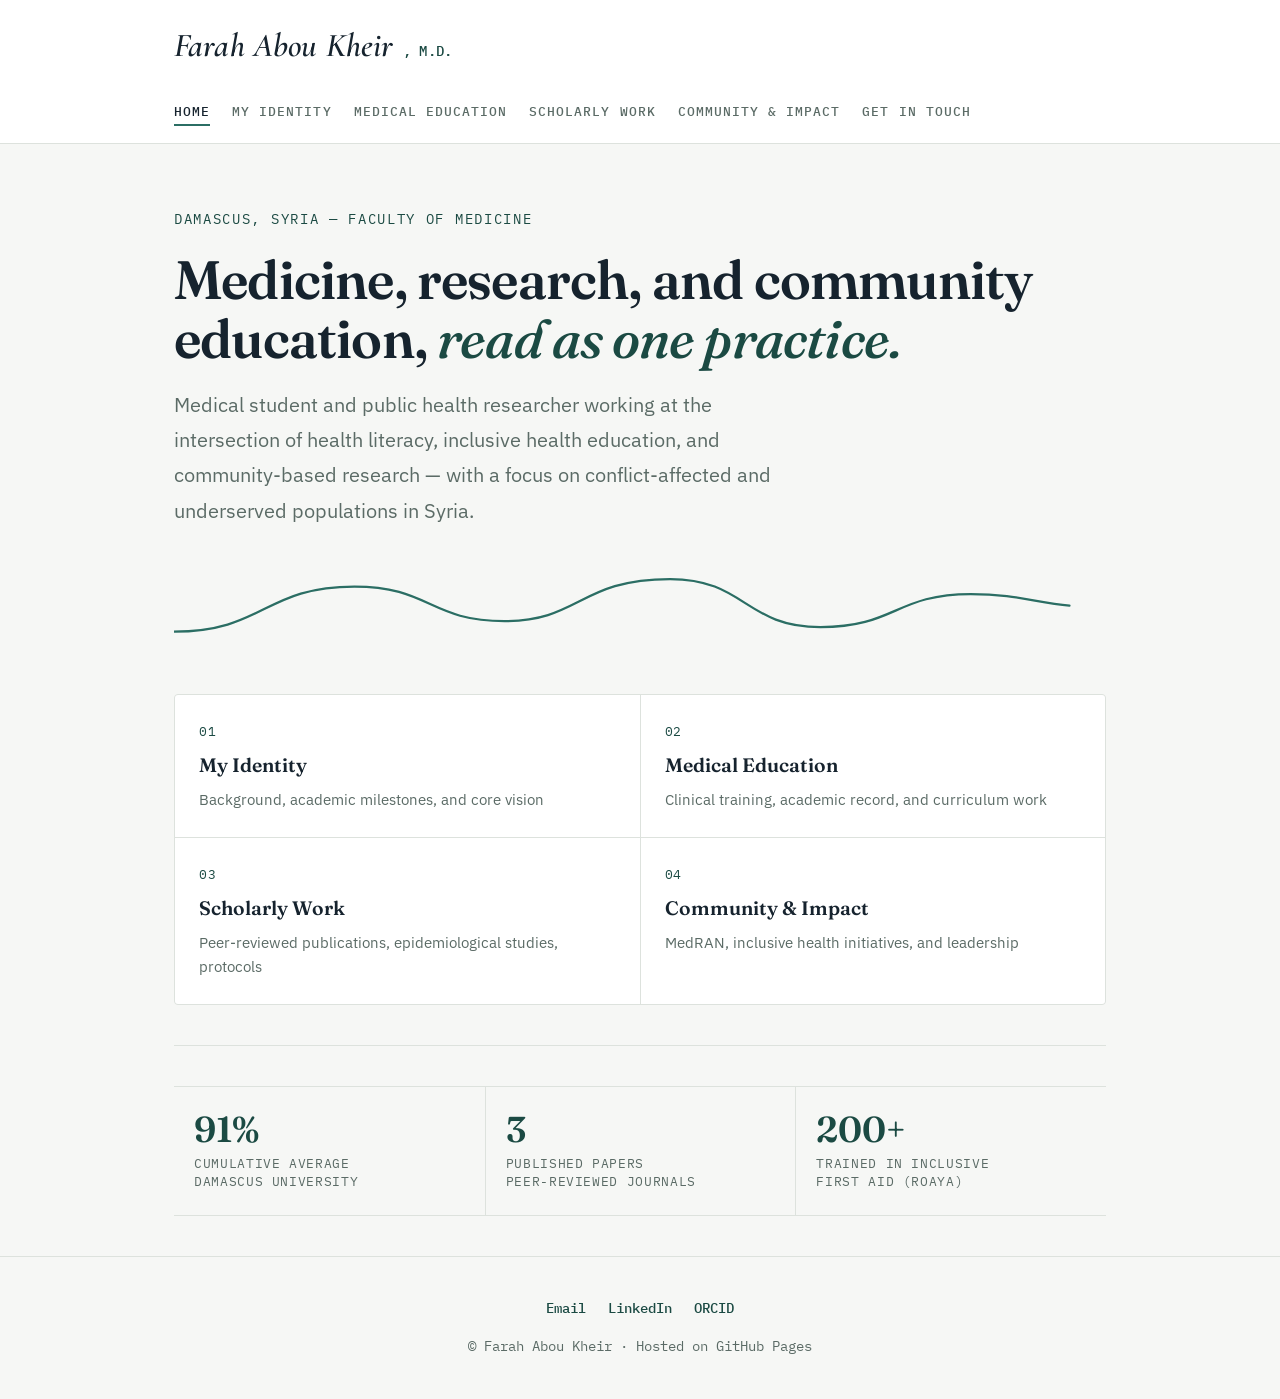
<file: index.html>
<!DOCTYPE html>
<html lang="en">
<head>
    <meta charset="UTF-8">
    <meta name="viewport" content="width=device-width, initial-scale=1.0">
    <meta name="description" content="Farah Abou Kheir — medical student and public health researcher working on health literacy, inclusive health education, and community-based research in conflict-affected Syria.">
    <title>Farah Abou Kheir | Medicine, Public Health &amp; Community Research</title>
    <link rel="icon" href="favicon.svg" type="image/svg+xml">
    <link rel="stylesheet" href="styles.css">
</head>
<body>
    <a href="#main" class="skip-link">Skip to content</a>

    <nav>
        <div class="nav-container">
            <a href="index.html" class="nav-logo">Farah Abou Kheir<span class="credential">, M.D.</span></a>
            <ul class="nav-links">
                <li><a href="index.html" class="active">Home</a></li>
                <li><a href="about.html">My Identity</a></li>
                <li><a href="medical.html">Medical Education</a></li>
                <li><a href="research.html">Scholarly Work</a></li>
                <li><a href="community.html">Community &amp; Impact</a></li>
                <li><a href="contact.html">Get in Touch</a></li>
            </ul>
        </div>
    </nav>

    <main id="main" class="container">

        <header class="hero">
            <div class="hero-eyebrow">Damascus, Syria — Faculty of Medicine</div>
            <h1>Medicine, research, and community education, <em>read as one practice.</em></h1>
            <p class="hero-subtitle">
                Medical student and public health researcher working at the intersection of health literacy, inclusive health education, and community-based research — with a focus on conflict-affected and underserved populations in Syria.
            </p>

            <!-- Signature element: a single drawn line, standing in for the population/epidemiological curves at the center of the work -->
            <div class="sparkline-wrap" aria-hidden="true">
                <svg viewBox="0 0 620 60" preserveAspectRatio="none">
                    <path class="sparkline-path" d="M0,45 C60,45 60,15 120,15 C170,15 170,38 220,38 C270,38 270,10 330,10 C380,10 380,42 430,42 C480,42 480,20 530,20 C570,20 580,30 620,28" />
                </svg>
            </div>

            <div class="hero-nav-grid">
                <a href="about.html" class="btn-card">
                    <span class="btn-card-num">01</span>
                    <span class="btn-card-title">My Identity</span>
                    <span class="btn-card-desc">Background, academic milestones, and core vision</span>
                </a>
                <a href="medical.html" class="btn-card">
                    <span class="btn-card-num">02</span>
                    <span class="btn-card-title">Medical Education</span>
                    <span class="btn-card-desc">Clinical training, academic record, and curriculum work</span>
                </a>
                <a href="research.html" class="btn-card">
                    <span class="btn-card-num">03</span>
                    <span class="btn-card-title">Scholarly Work</span>
                    <span class="btn-card-desc">Peer-reviewed publications, epidemiological studies, protocols</span>
                </a>
                <a href="community.html" class="btn-card">
                    <span class="btn-card-num">04</span>
                    <span class="btn-card-title">Community &amp; Impact</span>
                    <span class="btn-card-desc">MedRAN, inclusive health initiatives, and leadership</span>
                </a>
            </div>
        </header>

        <div class="stats-strip" style="grid-template-columns: repeat(3, 1fr);">
            <div class="stat-block">
                <div class="stat-number">91%</div>
                <div class="stat-label">Cumulative Average<br>Damascus University</div>
            </div>
            <div class="stat-block">
                <div class="stat-number">3</div>
                <div class="stat-label">Published Papers<br>Peer-Reviewed Journals</div>
            </div>
            <div class="stat-block">
                <div class="stat-number">200+</div>
                <div class="stat-label">Trained in Inclusive<br>First Aid (Roaya)</div>
            </div>
        </div>

    </main>

    <footer>
        <div class="footer-links">
            <a href="mailto:farahak2002@gmail.com">Email</a>
            <a href="https://linkedin.com/in/farah-abou-kheir" target="_blank" rel="noopener">LinkedIn</a>
            <a href="https://orcid.org/0009-0006-2637-1370" target="_blank" rel="noopener">ORCID</a>
        </div>
        <div>&copy; Farah Abou Kheir · Hosted on GitHub Pages</div>
    </footer>

</body>
</html>
</file>
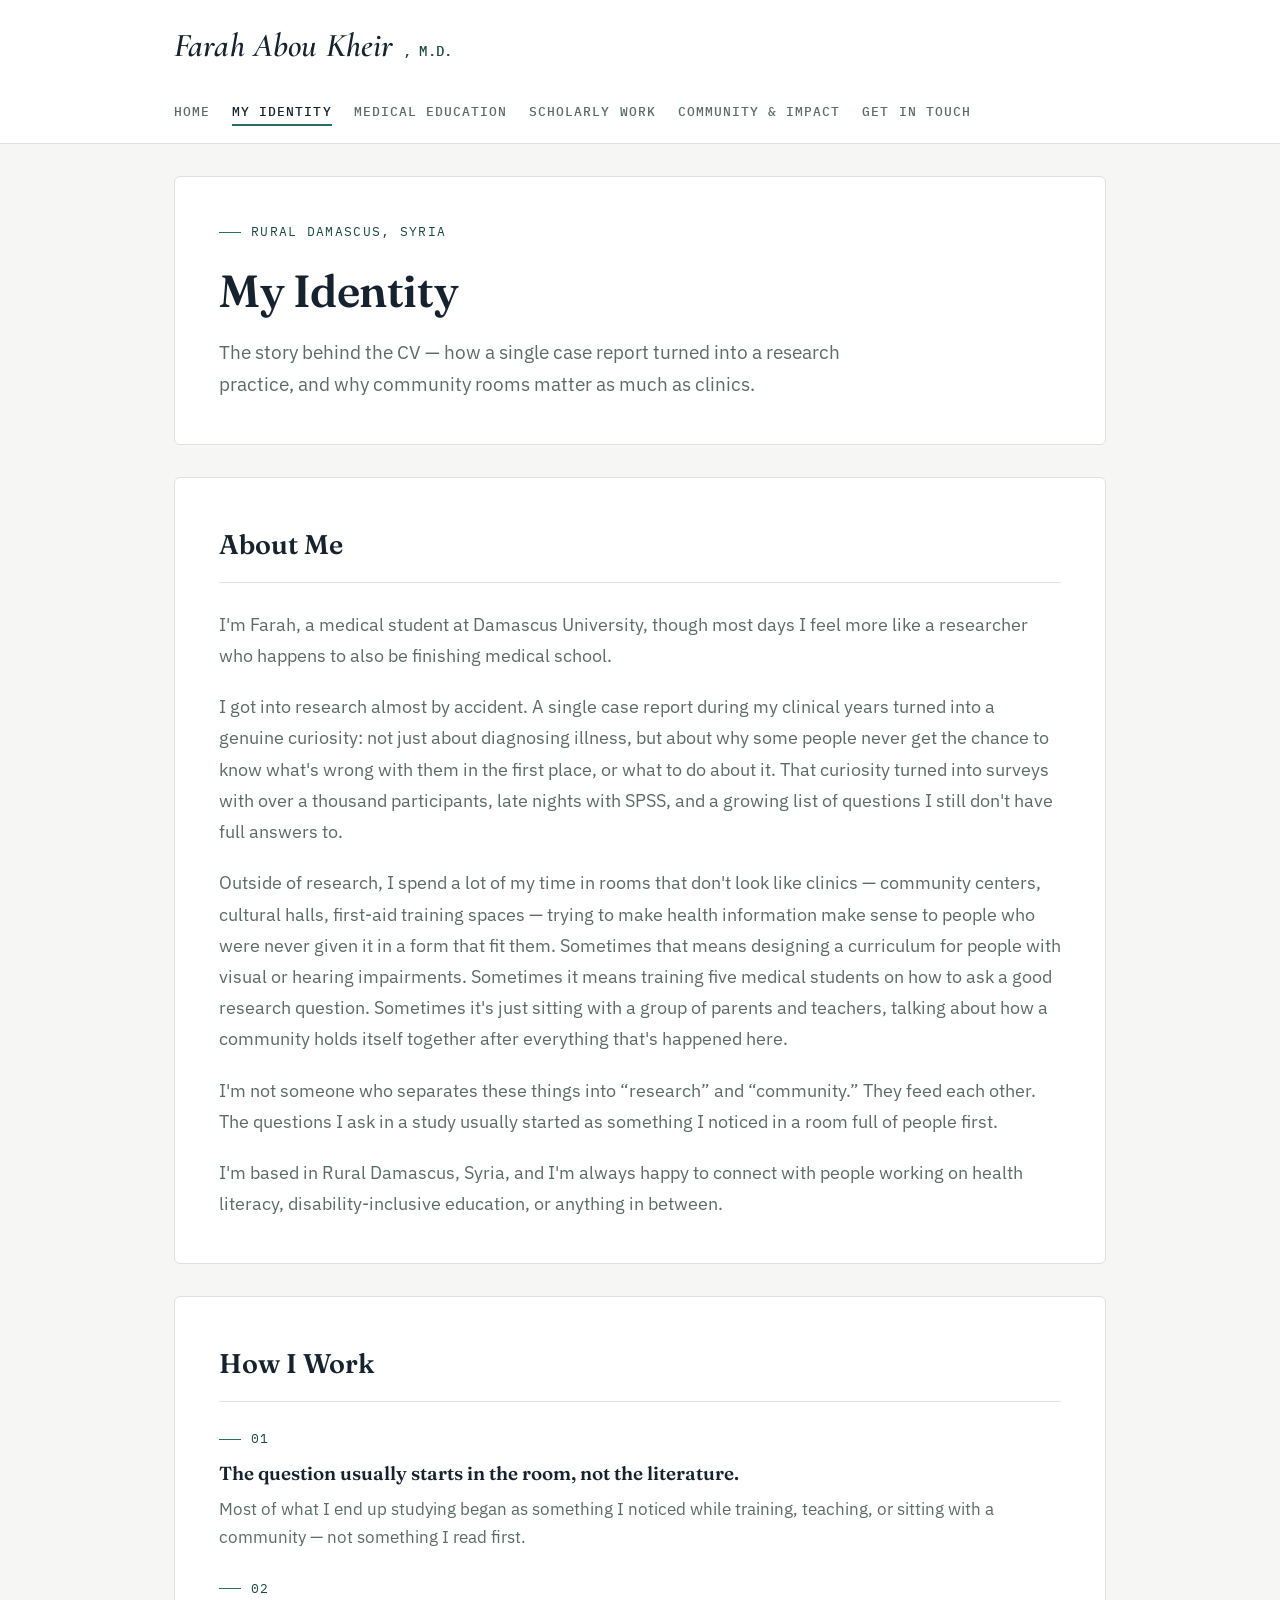
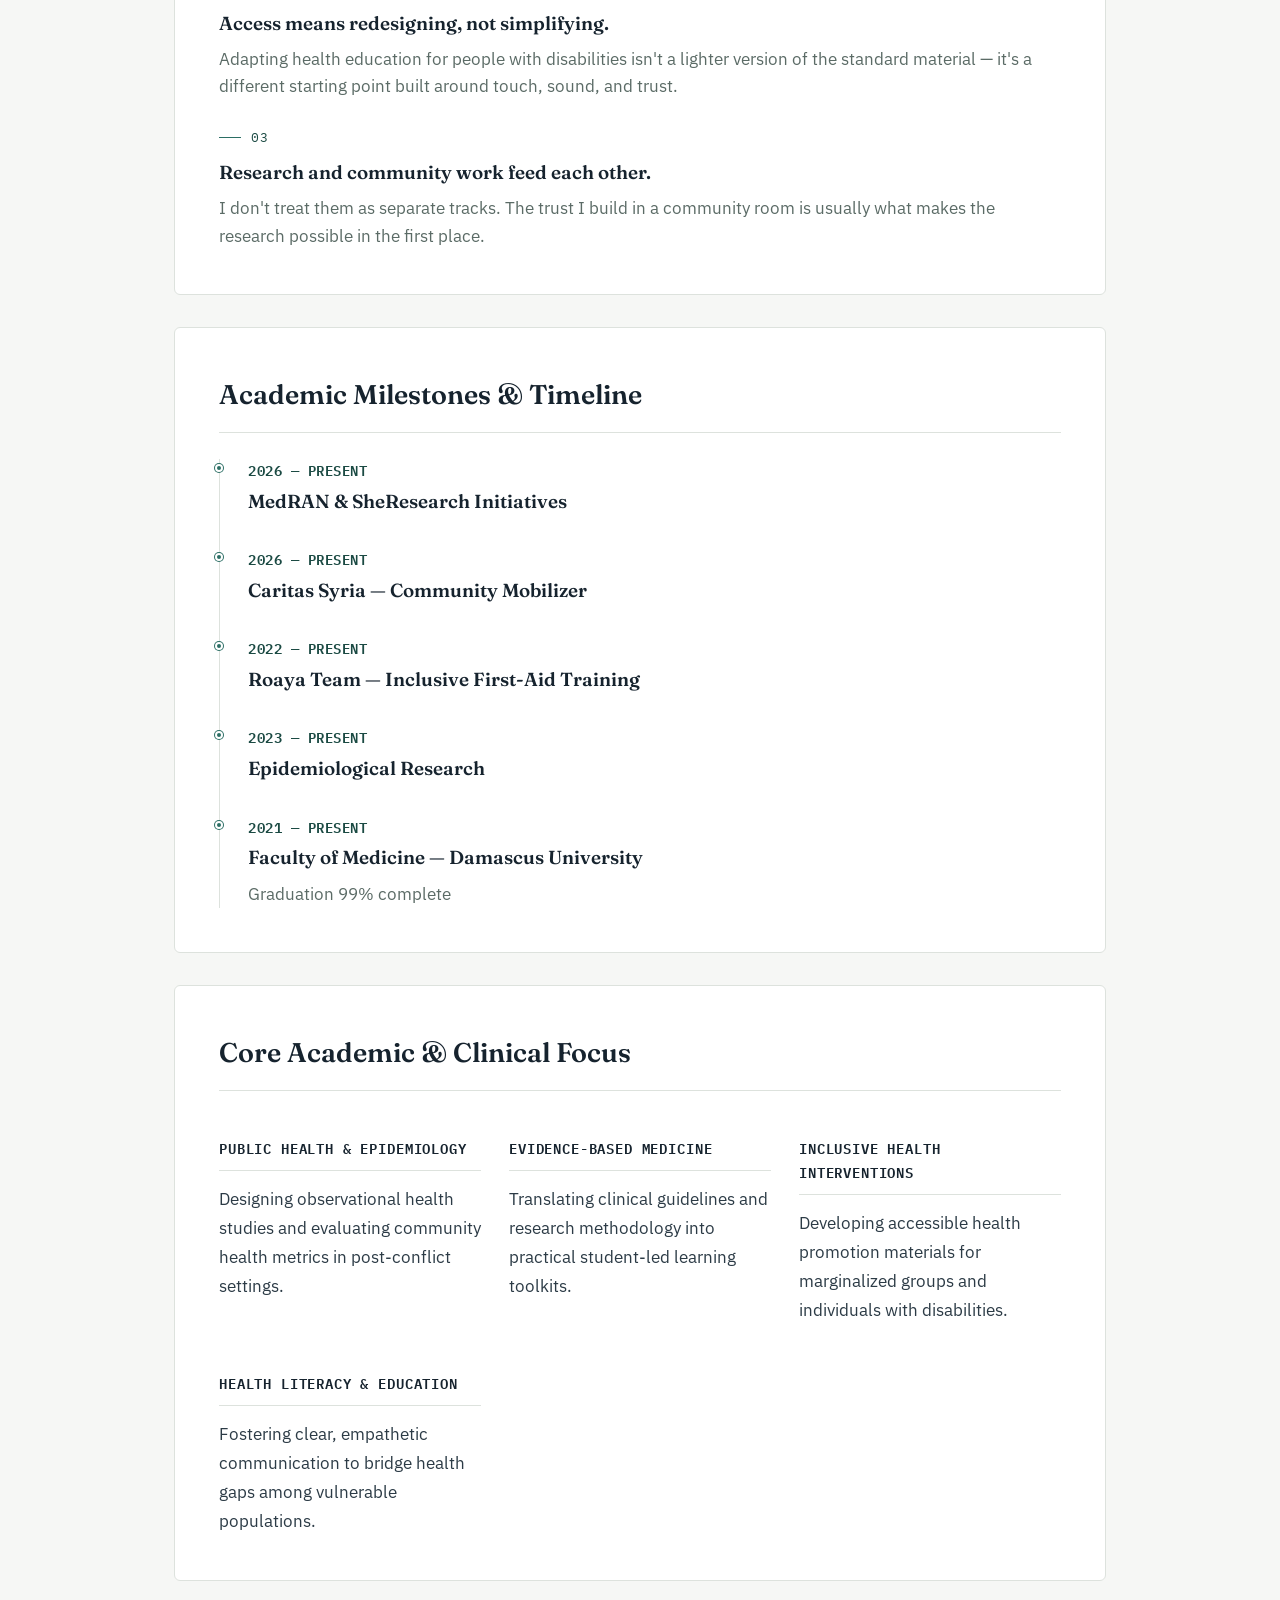
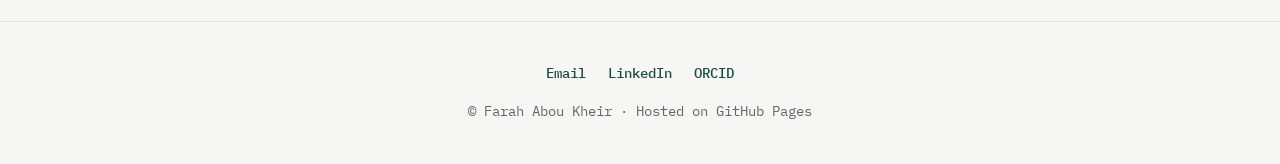
<file: about.html>
<!DOCTYPE html>
<html lang="en">
<head>
    <meta charset="UTF-8">
    <meta name="viewport" content="width=device-width, initial-scale=1.0">
    <meta name="description" content="About Farah Abou Kheir — medical student and public health researcher based in Rural Damascus, Syria, working on health literacy and inclusive health education.">
    <title>My Identity | Farah Abou Kheir</title>
    <link rel="icon" type="image/svg+xml" href="favicon.svg">
    <link rel="stylesheet" href="styles.css">
</head>
<body>
    <a href="#main" class="skip-link">Skip to content</a>

    <nav>
        <div class="nav-container">
            <a href="index.html" class="nav-logo">Farah Abou Kheir<span class="credential">, M.D.</span></a>
            <ul class="nav-links">
                <li><a href="index.html">Home</a></li>
                <li><a href="about.html" class="active">My Identity</a></li>
                <li><a href="medical.html">Medical Education</a></li>
                <li><a href="research.html">Scholarly Work</a></li>
                <li><a href="community.html">Community &amp; Impact</a></li>
                <li><a href="contact.html">Get in Touch</a></li>
            </ul>
        </div>
    </nav>

    <main id="main" class="container">

        <div class="section-card">
            <div class="eyebrow">Rural Damascus, Syria</div>
            <h1 class="page-title">My Identity</h1>
            <p class="page-subtitle">
                The story behind the CV — how a single case report turned into a research practice, and why community rooms matter as much as clinics.
            </p>
        </div>

        <!-- Bio -->
        <div class="section-card">
            <h2 class="section-heading">About Me</h2>
            <div class="item-desc" style="font-size: 1.02rem;">
                <p style="margin-bottom: 20px;">
                    I'm Farah, a medical student at Damascus University, though most days I feel more like a researcher who happens to also be finishing medical school.
                </p>
                <p style="margin-bottom: 20px;">
                    I got into research almost by accident. A single case report during my clinical years turned into a genuine curiosity: not just about diagnosing illness, but about why some people never get the chance to know what's wrong with them in the first place, or what to do about it. That curiosity turned into surveys with over a thousand participants, late nights with SPSS, and a growing list of questions I still don't have full answers to.
                </p>
                <p style="margin-bottom: 20px;">
                    Outside of research, I spend a lot of my time in rooms that don't look like clinics — community centers, cultural halls, first-aid training spaces — trying to make health information make sense to people who were never given it in a form that fit them. Sometimes that means designing a curriculum for people with visual or hearing impairments. Sometimes it means training five medical students on how to ask a good research question. Sometimes it's just sitting with a group of parents and teachers, talking about how a community holds itself together after everything that's happened here.
                </p>
                <p style="margin-bottom: 20px;">
                    I'm not someone who separates these things into &ldquo;research&rdquo; and &ldquo;community.&rdquo; They feed each other. The questions I ask in a study usually started as something I noticed in a room full of people first.
                </p>
                <p style="margin-bottom: 0;">
                    I'm based in Rural Damascus, Syria, and I'm always happy to connect with people working on health literacy, disability-inclusive education, or anything in between.
                </p>
            </div>
        </div>

        <!-- How I Work: replaces the old Key Figures block (kept only on the homepage to avoid repeating the same numbers twice) -->
        <div class="section-card">
            <h2 class="section-heading">How I Work</h2>
            <div class="timeline" style="border-left: none; padding-left: 0;">
                <div class="timeline-item" style="padding-left: 0; margin-bottom: 26px;">
                    <div class="eyebrow" style="margin-bottom: 8px;">01</div>
                    <div class="timeline-content">
                        <h3>The question usually starts in the room, not the literature.</h3>
                        <p>Most of what I end up studying began as something I noticed while training, teaching, or sitting with a community — not something I read first.</p>
                    </div>
                </div>
                <div class="timeline-item" style="padding-left: 0; margin-bottom: 26px;">
                    <div class="eyebrow" style="margin-bottom: 8px;">02</div>
                    <div class="timeline-content">
                        <h3>Access means redesigning, not simplifying.</h3>
                        <p>Adapting health education for people with disabilities isn't a lighter version of the standard material — it's a different starting point built around touch, sound, and trust.</p>
                    </div>
                </div>
                <div class="timeline-item" style="padding-left: 0; margin-bottom: 0;">
                    <div class="eyebrow" style="margin-bottom: 8px;">03</div>
                    <div class="timeline-content">
                        <h3>Research and community work feed each other.</h3>
                        <p>I don't treat them as separate tracks. The trust I build in a community room is usually what makes the research possible in the first place.</p>
                    </div>
                </div>
            </div>
        </div>

        <!-- Timeline -->
        <div class="section-card">
            <h2 class="section-heading">Academic Milestones &amp; Timeline</h2>
            <div class="timeline">
                <div class="timeline-item">
                    <div class="timeline-dot"></div>
                    <div class="timeline-date">2026 — Present</div>
                    <div class="timeline-content"><h3>MedRAN &amp; SheResearch Initiatives</h3></div>
                </div>
                <div class="timeline-item">
                    <div class="timeline-dot"></div>
                    <div class="timeline-date">2026 — Present</div>
                    <div class="timeline-content"><h3>Caritas Syria — Community Mobilizer</h3></div>
                </div>
                <div class="timeline-item">
                    <div class="timeline-dot"></div>
                    <div class="timeline-date">2022 — Present</div>
                    <div class="timeline-content"><h3>Roaya Team — Inclusive First-Aid Training</h3></div>
                </div>
                <div class="timeline-item">
                    <div class="timeline-dot"></div>
                    <div class="timeline-date">2023 — Present</div>
                    <div class="timeline-content"><h3>Epidemiological Research</h3></div>
                </div>
                <div class="timeline-item">
                    <div class="timeline-dot"></div>
                    <div class="timeline-date">2021 — Present</div>
                    <div class="timeline-content">
                        <h3>Faculty of Medicine — Damascus University</h3>
                        <p>Graduation 99% complete</p>
                    </div>
                </div>
            </div>
        </div>

        <!-- Focus areas -->
        <div class="section-card">
            <h2 class="section-heading">Core Academic &amp; Clinical Focus</h2>
            <div class="cert-grid">
                <div class="cert-category">
                    <h4>Public Health &amp; Epidemiology</h4>
                    <p class="impact-desc" style="font-size: 0.92rem; margin: 0;">Designing observational health studies and evaluating community health metrics in post-conflict settings.</p>
                </div>
                <div class="cert-category">
                    <h4>Evidence-Based Medicine</h4>
                    <p class="impact-desc" style="font-size: 0.92rem; margin: 0;">Translating clinical guidelines and research methodology into practical student-led learning toolkits.</p>
                </div>
                <div class="cert-category">
                    <h4>Inclusive Health Interventions</h4>
                    <p class="impact-desc" style="font-size: 0.92rem; margin: 0;">Developing accessible health promotion materials for marginalized groups and individuals with disabilities.</p>
                </div>
                <div class="cert-category">
                    <h4>Health Literacy &amp; Education</h4>
                    <p class="impact-desc" style="font-size: 0.92rem; margin: 0;">Fostering clear, empathetic communication to bridge health gaps among vulnerable populations.</p>
                </div>
            </div>
        </div>

    </main>

    <footer>
        <div class="footer-links">
            <a href="mailto:farahak2002@gmail.com">Email</a>
            <a href="https://linkedin.com/in/farah-abou-kheir" target="_blank" rel="noopener">LinkedIn</a>
            <a href="https://orcid.org/0009-0006-2637-1370" target="_blank" rel="noopener">ORCID</a>
        </div>
        <div>&copy; Farah Abou Kheir · Hosted on GitHub Pages</div>
    </footer>

</body>
</html>
</file>
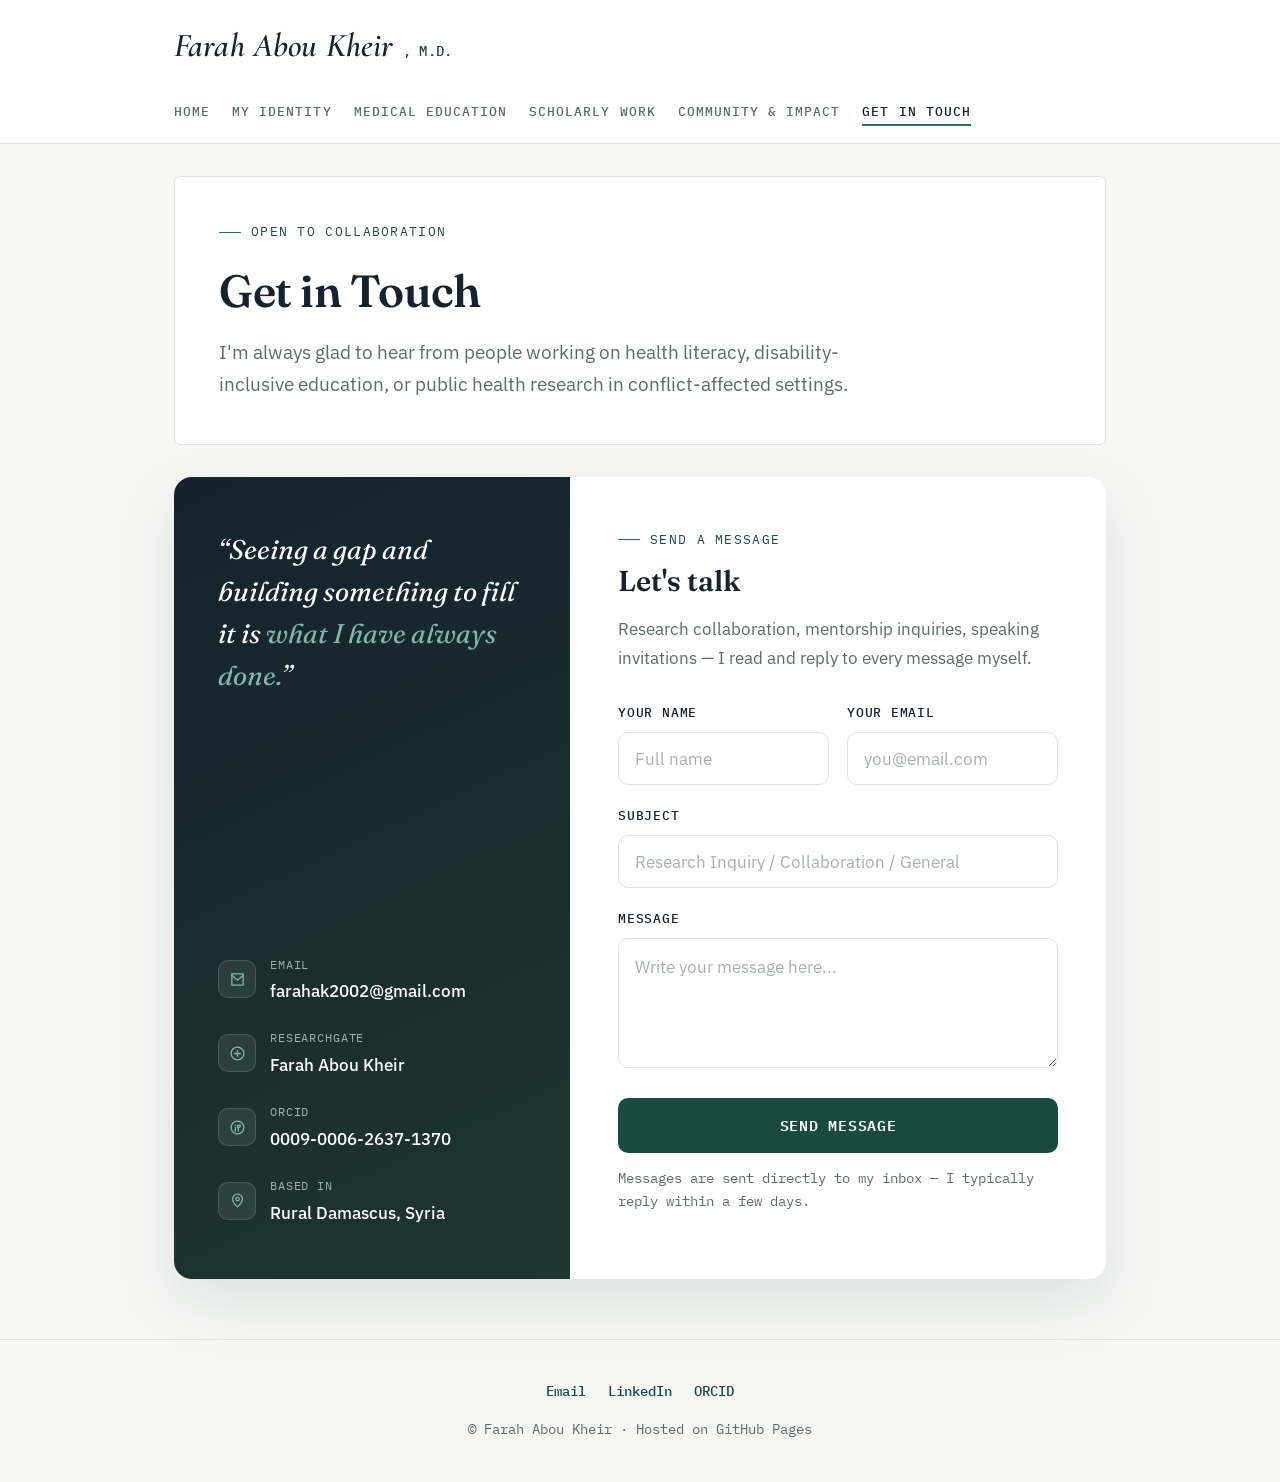
<file: contact.html>
<!DOCTYPE html>
<html lang="en">
<head>
    <meta charset="UTF-8">
    <meta name="viewport" content="width=device-width, initial-scale=1.0">
    <meta name="description" content="Get in touch with Farah Abou Kheir — medical student and public health researcher based in Rural Damascus, Syria.">
    <title>Get in Touch | Farah Abou Kheir</title>
    <link rel="icon" type="image/svg+xml" href="favicon.svg">
    <link rel="stylesheet" href="styles.css">
    <style>
        .touch-card {
            display: grid;
            grid-template-columns: 0.85fr 1.15fr;
            border-radius: 18px;
            overflow: hidden;
            box-shadow: 0 24px 60px rgba(22, 35, 46, 0.1);
            margin: 32px 0 60px 0;
        }

        .touch-side {
            background: linear-gradient(155deg, #16232e 0%, #1e3630 100%);
            color: #f2f4f2;
            padding: 52px 44px;
            display: flex;
            flex-direction: column;
            justify-content: space-between;
        }

        .touch-quote {
            font-family: var(--serif);
            font-style: italic;
            font-weight: 400;
            font-size: 1.5rem;
            line-height: 1.55;
            color: #ffffff;
            margin: 0 0 40px 0;
        }

        .touch-quote span { color: #7fb8ab; }

        .touch-channels {
            display: flex;
            flex-direction: column;
            gap: 22px;
        }

        .touch-channel {
            display: flex;
            align-items: center;
            gap: 14px;
            text-decoration: none;
            color: #f2f4f2;
        }

        .touch-channel .icon {
            width: 38px;
            height: 38px;
            flex-shrink: 0;
            border-radius: 10px;
            background: rgba(255,255,255,0.08);
            display: flex;
            align-items: center;
            justify-content: center;
            border: 1px solid rgba(255,255,255,0.14);
        }

        .touch-channel .icon svg { width: 17px; height: 17px; stroke: #7fb8ab; }

        .touch-channel-text { display: flex; flex-direction: column; gap: 2px; }

        .touch-channel-label {
            font-family: var(--mono);
            font-size: 0.68rem;
            text-transform: uppercase;
            letter-spacing: 0.07em;
            color: #9db3ac;
        }

        .touch-channel-value {
            font-family: var(--sans);
            font-size: 0.95rem;
            font-weight: 500;
            color: #ffffff;
        }

        .touch-channel:hover .touch-channel-value { text-decoration: underline; }

        .touch-form-wrap {
            background: #ffffff;
            padding: 52px 48px;
        }

        .touch-form-wrap .eyebrow { margin-bottom: 6px; }

        .touch-form-title {
            font-family: var(--serif);
            font-size: 1.6rem;
            font-weight: 600;
            color: var(--ink);
            margin: 0 0 8px 0;
        }

        .touch-form-sub {
            color: var(--muted);
            font-size: 0.95rem;
            margin: 0 0 30px 0;
        }

        .touch-form .form-row {
            display: grid;
            grid-template-columns: 1fr 1fr;
            gap: 18px;
        }

        .touch-form .form-control {
            border-radius: 10px;
            padding: 14px 16px;
            border: 1.5px solid var(--line);
        }

        .touch-form .form-control:focus {
            border-color: var(--teal);
            box-shadow: 0 0 0 4px var(--teal-tint);
        }

        .touch-form textarea.form-control { min-height: 130px; }

        .touch-submit {
            width: 100%;
            background-color: var(--teal-deep);
            color: #fff;
            border: none;
            padding: 15px 26px;
            border-radius: 10px;
            font-family: var(--mono);
            font-size: 0.82rem;
            font-weight: 600;
            letter-spacing: 0.05em;
            text-transform: uppercase;
            cursor: pointer;
            transition: background-color 0.2s ease, transform 0.15s ease;
        }

        .touch-submit:hover { background-color: var(--teal); transform: translateY(-1px); }

        .honeypot { position: absolute; left: -9999px; }

        @media (max-width: 820px) {
            .touch-card { grid-template-columns: 1fr; border-radius: 14px; }
            .touch-side, .touch-form-wrap { padding: 38px 28px; }
            .touch-form .form-row { grid-template-columns: 1fr; }
        }
    </style>
</head>
<body>
    <a href="#main" class="skip-link">Skip to content</a>

    <nav>
        <div class="nav-container">
            <a href="index.html" class="nav-logo">Farah Abou Kheir<span class="credential">, M.D.</span></a>
            <ul class="nav-links">
                <li><a href="index.html">Home</a></li>
                <li><a href="about.html">My Identity</a></li>
                <li><a href="medical.html">Medical Education</a></li>
                <li><a href="research.html">Scholarly Work</a></li>
                <li><a href="community.html">Community &amp; Impact</a></li>
                <li><a href="contact.html" class="active">Get in Touch</a></li>
            </ul>
        </div>
    </nav>

    <main id="main" class="container">

        <div class="section-card" style="margin-bottom: 0;">
            <div class="eyebrow">Open to Collaboration</div>
            <h1 class="page-title">Get in Touch</h1>
            <p class="page-subtitle">
                I'm always glad to hear from people working on health literacy, disability-inclusive education, or public health research in conflict-affected settings.
            </p>
        </div>

        <div class="touch-card">

            <!-- Left: dark panel with quote + direct channels -->
            <div class="touch-side">
                <p class="touch-quote">&ldquo;Seeing a gap and building something to fill it is <span>what I have always done.</span>&rdquo;</p>

                <div class="touch-channels">
                    <a class="touch-channel" href="mailto:farahak2002@gmail.com">
                        <span class="icon">
                            <svg viewBox="0 0 24 24" fill="none" stroke-width="1.8" stroke-linecap="round" stroke-linejoin="round"><path d="M4 4h16v16H4z"/><path d="m4 6 8 7 8-7"/></svg>
                        </span>
                        <span class="touch-channel-text">
                            <span class="touch-channel-label">Email</span>
                            <span class="touch-channel-value">farahak2002@gmail.com</span>
                        </span>
                    </a>

                    <a class="touch-channel" href="https://www.researchgate.net/profile/Farah-Abou-Kheir" target="_blank" rel="noopener">
                        <span class="icon">
                            <svg viewBox="0 0 24 24" fill="none" stroke-width="1.8" stroke-linecap="round" stroke-linejoin="round"><circle cx="12" cy="12" r="9"/><path d="M8 12h8M12 8v8"/></svg>
                        </span>
                        <span class="touch-channel-text">
                            <span class="touch-channel-label">ResearchGate</span>
                            <span class="touch-channel-value">Farah Abou Kheir</span>
                        </span>
                    </a>

                    <a class="touch-channel" href="https://orcid.org/0009-0006-2637-1370" target="_blank" rel="noopener">
                        <span class="icon">
                            <svg viewBox="0 0 24 24" fill="none" stroke-width="1.8" stroke-linecap="round" stroke-linejoin="round"><circle cx="12" cy="12" r="9"/><path d="M9 9h.01M9 12v5M13 12v5M13 12c2 0 3-1 3-2.5S15 9 13 9h-1v3"/></svg>
                        </span>
                        <span class="touch-channel-text">
                            <span class="touch-channel-label">ORCID</span>
                            <span class="touch-channel-value">0009-0006-2637-1370</span>
                        </span>
                    </a>

                    <div class="touch-channel">
                        <span class="icon">
                            <svg viewBox="0 0 24 24" fill="none" stroke-width="1.8" stroke-linecap="round" stroke-linejoin="round"><path d="M12 21s-7-6.2-7-11a7 7 0 0 1 14 0c0 4.8-7 11-7 11z"/><circle cx="12" cy="10" r="2.5"/></svg>
                        </span>
                        <span class="touch-channel-text">
                            <span class="touch-channel-label">Based in</span>
                            <span class="touch-channel-value">Rural Damascus, Syria</span>
                        </span>
                    </div>
                </div>
            </div>

            <!-- Right: form -->
            <div class="touch-form-wrap">
                <div class="eyebrow">Send a message</div>
                <h2 class="touch-form-title">Let's talk</h2>
                <p class="touch-form-sub">Research collaboration, mentorship inquiries, speaking invitations — I read and reply to every message myself.</p>

                <!--
                  Wired to Formspree. To activate:
                  1. Create a free account at https://formspree.io using farahak2002@gmail.com
                  2. Create a new form — Formspree gives you an endpoint like https://formspree.io/f/abcdwxyz
                  3. Replace YOUR_FORM_ID below with that ID
                -->
                <form class="touch-form" action="https://formspree.io/f/YOUR_FORM_ID" method="POST">
                    <input type="text" name="_gotcha" class="honeypot" tabindex="-1" autocomplete="off">
                    <input type="hidden" name="_subject" value="New message from farahaboukheir.github.io">

                    <div class="form-row">
                        <div class="form-group">
                            <label for="name">Your Name</label>
                            <input type="text" id="name" name="name" class="form-control" placeholder="Full name" required>
                        </div>
                        <div class="form-group">
                            <label for="email">Your Email</label>
                            <input type="email" id="email" name="_replyto" class="form-control" placeholder="you@email.com" required>
                        </div>
                    </div>

                    <div class="form-group">
                        <label for="subject">Subject</label>
                        <input type="text" id="subject" name="subject" class="form-control" placeholder="Research Inquiry / Collaboration / General" required>
                    </div>

                    <div class="form-group">
                        <label for="message">Message</label>
                        <textarea id="message" name="message" class="form-control" placeholder="Write your message here..." required></textarea>
                    </div>

                    <button type="submit" class="touch-submit">Send Message</button>
                    <p class="form-note">Messages are sent directly to my inbox — I typically reply within a few days.</p>
                </form>
            </div>

        </div>

    </main>

    <footer>
        <div class="footer-links">
            <a href="mailto:farahak2002@gmail.com">Email</a>
            <a href="https://linkedin.com/in/farah-abou-kheir" target="_blank" rel="noopener">LinkedIn</a>
            <a href="https://orcid.org/0009-0006-2637-1370" target="_blank" rel="noopener">ORCID</a>
        </div>
        <div>&copy; Farah Abou Kheir · Hosted on GitHub Pages</div>
    </footer>

</body>
</html>
</file>
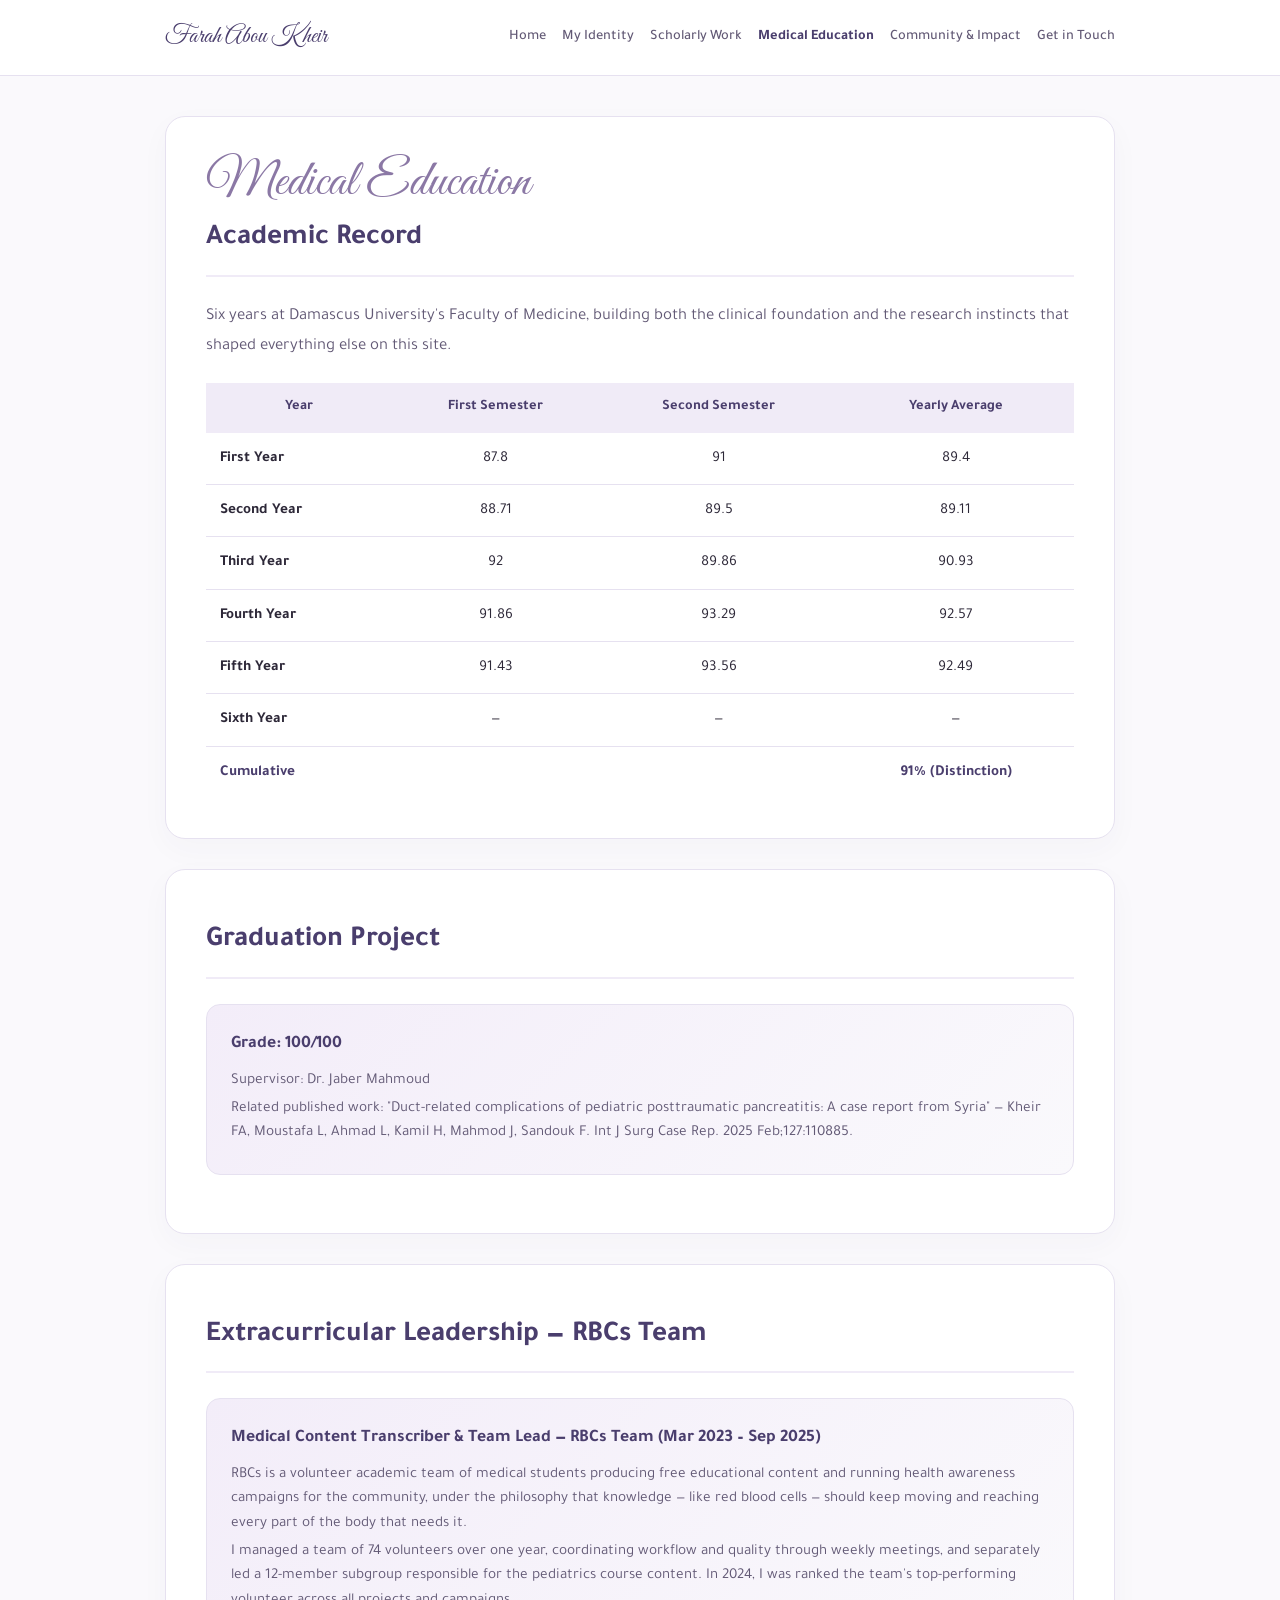
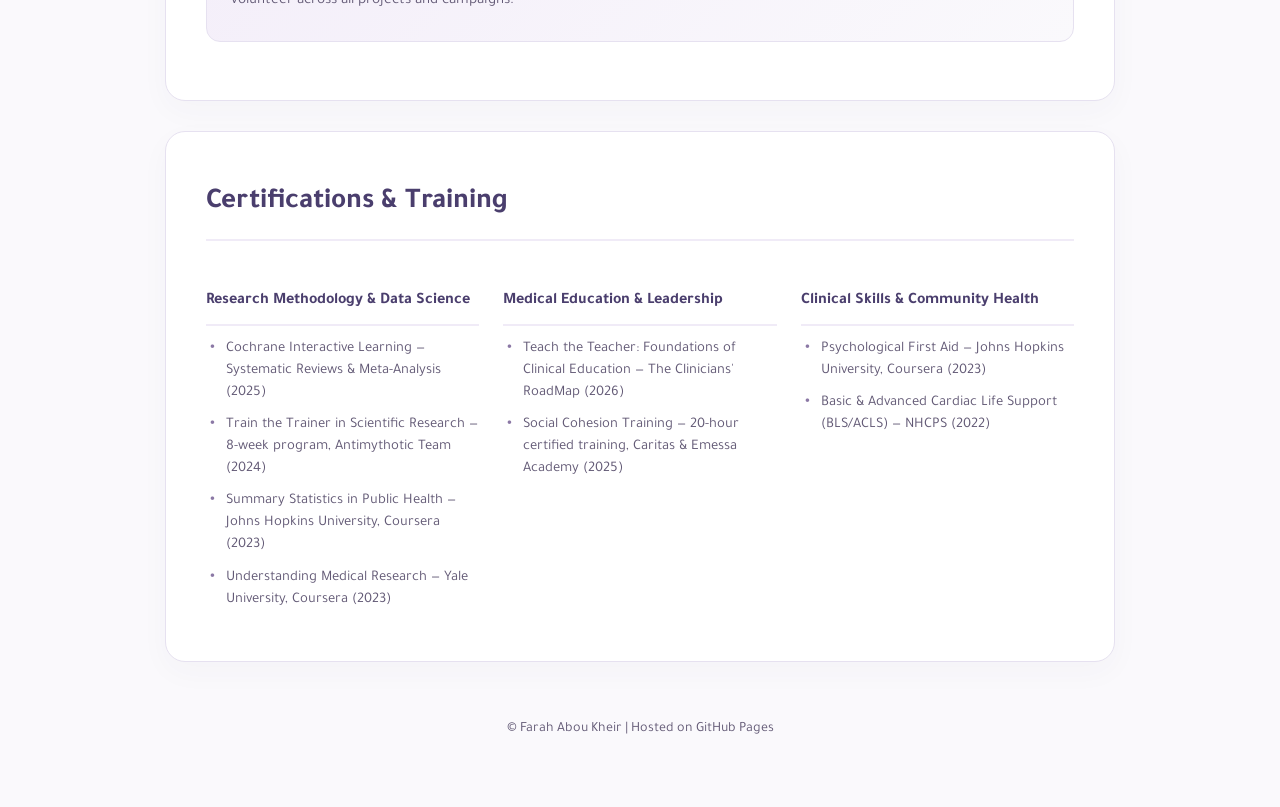
<file: education.html>
<!DOCTYPE html>
<html lang="en">
<head>
    <meta charset="UTF-8">
    <meta name="viewport" content="width=device-width, initial-scale=1.0">
    <title>Medical Education | Farah Abou Kheir</title>
    <!-- Google Fonts: Tajawal & Great Vibes -->
    <link href="https://fonts.googleapis.com/css2?family=Great+Vibes&family=Tajawal:wght@300;400;500;700&display=swap" rel="stylesheet">
    <style>
        :root {
            --primary-purple: #4a3e6d;
            --accent-lavender: #8b78a5;
            --light-bg: #faf9fc;
            --card-bg: #ffffff;
            --text-dark: #2d2838;
            --text-muted: #625975;
            --lavender-border: #e6e1f0;
            --badge-bg: #f0ebf7;
            --hero-gradient: linear-gradient(135deg, #f3edf9 0%, #faf9fc 100%);
        }

        body {
            font-family: 'Tajawal', sans-serif;
            background-color: var(--light-bg);
            color: var(--text-dark);
            line-height: 1.8;
            margin: 0;
            padding: 0;
        }

        nav {
            background-color: var(--card-bg);
            border-bottom: 1px solid var(--lavender-border);
            padding: 16px 0;
            position: sticky;
            top: 0;
            z-index: 100;
        }

        .nav-container {
            max-width: 950px;
            margin: 0 auto;
            padding: 0 20px;
            display: flex;
            justify-content: space-between;
            align-items: center;
            gap: 15px;
        }

        .nav-logo {
            font-family: 'Great Vibes', cursive;
            font-size: 1.5rem;
            color: var(--primary-purple);
            text-decoration: none;
            white-space: nowrap;
        }

        .nav-links {
            display: flex;
            gap: 16px;
            list-style: none;
            margin: 0;
            padding: 0;
            flex-wrap: wrap;
        }

        .nav-links a {
            color: var(--text-muted);
            text-decoration: none;
            font-weight: 500;
            font-size: 0.9rem;
            white-space: nowrap;
        }

        .nav-links a:hover, .nav-links a.active {
            color: var(--primary-purple);
            font-weight: 700;
        }

        .container {
            max-width: 950px;
            margin: 40px auto;
            padding: 0 20px;
        }

        .section-card {
            background: var(--card-bg);
            padding: 40px;
            border-radius: 20px;
            border: 1px solid var(--lavender-border);
            box-shadow: 0 10px 30px rgba(74, 62, 109, 0.03);
            margin-bottom: 30px;
        }

        .page-title {
            font-family: 'Great Vibes', cursive;
            font-size: 3.2rem;
            color: var(--accent-lavender);
            margin: 0;
            line-height: 1;
        }

        .section-heading {
            color: var(--primary-purple);
            font-size: 1.8rem;
            font-weight: 700;
            margin-top: 5px;
            margin-bottom: 25px;
            border-bottom: 2px solid var(--badge-bg);
            padding-bottom: 10px;
        }

        .sub-heading {
            color: var(--primary-purple);
            font-size: 1.2rem;
            font-weight: 700;
            margin: 28px 0 14px 0;
        }

        /* Academic performance table */
        .grades-table {
            width: 100%;
            border-collapse: collapse;
            margin-top: 10px;
        }

        .grades-table th {
            background-color: var(--badge-bg);
            color: var(--primary-purple);
            padding: 12px 14px;
            text-align: center;
            font-size: 0.9rem;
            font-weight: 700;
        }

        .grades-table td {
            padding: 12px 14px;
            text-align: center;
            border-bottom: 1px solid var(--lavender-border);
            color: var(--text-dark);
            font-size: 0.95rem;
        }

        .grades-table tr:last-child td {
            border-bottom: none;
            font-weight: 700;
            color: var(--primary-purple);
            background-color: var(--hero-gradient);
        }

        .grades-table td:first-child {
            text-align: left;
            font-weight: 600;
        }

        /* Info card for graduation project / RBCs */
        .info-card {
            background: var(--hero-gradient);
            border: 1px solid var(--lavender-border);
            border-radius: 14px;
            padding: 24px;
            margin-bottom: 18px;
        }

        .info-card h4 {
            margin: 0 0 8px 0;
            color: var(--primary-purple);
            font-size: 1.1rem;
        }

        .info-card p {
            margin: 4px 0;
            color: var(--text-muted);
            font-size: 0.95rem;
            line-height: 1.6;
        }

        /* Certifications */
        .cert-grid {
            display: grid;
            grid-template-columns: repeat(auto-fit, minmax(260px, 1fr));
            gap: 24px;
            margin-top: 10px;
        }

        .cert-category h4 {
            color: var(--primary-purple);
            font-size: 1rem;
            margin-bottom: 12px;
            border-bottom: 2px solid var(--badge-bg);
            padding-bottom: 8px;
        }

        .cert-category ul {
            list-style: none;
            padding: 0;
            margin: 0;
        }

        .cert-category li {
            position: relative;
            padding-left: 20px;
            color: var(--text-muted);
            font-size: 0.92rem;
            margin-bottom: 10px;
            line-height: 1.5;
        }

        .cert-category li::before {
            content: "•";
            color: var(--accent-lavender);
            font-weight: bold;
            position: absolute;
            left: 4px;
        }

        footer {
            text-align: center;
            padding: 25px;
            color: var(--text-muted);
            font-size: 0.88rem;
        }

        @media (max-width: 600px) {
            .grades-table {
                font-size: 0.82rem;
            }
            .grades-table th, .grades-table td {
                padding: 8px 6px;
            }
            .nav-container {
                flex-direction: column;
                gap: 10px;
            }
            .nav-links {
                gap: 10px;
                flex-wrap: wrap;
                justify-content: center;
            }
        }
    </style>
</head>
<body>

    <!-- Navigation Bar -->
    <nav>
        <div class="nav-container">
            <a href="index.html" class="nav-logo">Farah Abou Kheir</a>
            <ul class="nav-links">
                <li><a href="index.html">Home</a></li>
                <li><a href="about.html">My Identity</a></li>
                <li><a href="research.html">Scholarly Work</a></li>
                <li><a href="medical.html" class="active">Medical Education</a></li>
                <li><a href="community.html">Community & Impact</a></li>
                <li><a href="contact.html">Get in Touch</a></li>
            </ul>
        </div>
    </nav>

    <div class="container">

        <!-- Header -->
        <div class="section-card">
            <div class="page-title">Medical Education</div>
            <h2 class="section-heading">Academic Record</h2>
            <p style="color: var(--text-muted); margin: 0 0 20px 0; font-size: 1.05rem;">
                Six years at Damascus University's Faculty of Medicine, building both the clinical foundation and the research instincts that shaped everything else on this site.
            </p>

            <table class="grades-table">
                <thead>
                    <tr>
                        <th>Year</th>
                        <th>First Semester</th>
                        <th>Second Semester</th>
                        <th>Yearly Average</th>
                    </tr>
                </thead>
                <tbody>
                    <tr>
                        <td>First Year</td>
                        <td>87.8</td>
                        <td>91</td>
                        <td>89.4</td>
                    </tr>
                    <tr>
                        <td>Second Year</td>
                        <td>88.71</td>
                        <td>89.5</td>
                        <td>89.11</td>
                    </tr>
                    <tr>
                        <td>Third Year</td>
                        <td>92</td>
                        <td>89.86</td>
                        <td>90.93</td>
                    </tr>
                    <tr>
                        <td>Fourth Year</td>
                        <td>91.86</td>
                        <td>93.29</td>
                        <td>92.57</td>
                    </tr>
                    <tr>
                        <td>Fifth Year</td>
                        <td>91.43</td>
                        <td>93.56</td>
                        <td>92.49</td>
                    </tr>
                    <tr>
                        <td>Sixth Year</td>
                        <td>—</td>
                        <td>—</td>
                        <td>—</td>
                    </tr>
                    <tr>
                        <td>Cumulative</td>
                        <td></td>
                        <td></td>
                        <td>91% (Distinction)</td>
                    </tr>
                </tbody>
            </table>
        </div>

        <!-- Graduation Project -->
        <div class="section-card">
            <h2 class="section-heading">Graduation Project</h2>
            <div class="info-card">
                <h4>Grade: 100/100</h4>
                <p>Supervisor: Dr. Jaber Mahmoud</p>
                <p>Related published work: "Duct-related complications of pediatric posttraumatic pancreatitis: A case report from Syria" — Kheir FA, Moustafa L, Ahmad L, Kamil H, Mahmod J, Sandouk F. Int J Surg Case Rep. 2025 Feb;127:110885.</p>
            </div>
        </div>

        <!-- RBCs Team -->
        <div class="section-card">
            <h2 class="section-heading">Extracurricular Leadership — RBCs Team</h2>
            <div class="info-card">
                <h4>Medical Content Transcriber & Team Lead — RBCs Team (Mar 2023 – Sep 2025)</h4>
                <p>RBCs is a volunteer academic team of medical students producing free educational content and running health awareness campaigns for the community, under the philosophy that knowledge — like red blood cells — should keep moving and reaching every part of the body that needs it.</p>
                <p>I managed a team of 74 volunteers over one year, coordinating workflow and quality through weekly meetings, and separately led a 12-member subgroup responsible for the pediatrics course content. In 2024, I was ranked the team's top-performing volunteer across all projects and campaigns.</p>
            </div>
        </div>

        <!-- Certifications -->
        <div class="section-card">
            <h2 class="section-heading">Certifications & Training</h2>
            <div class="cert-grid">
                <div class="cert-category">
                    <h4>Research Methodology & Data Science</h4>
                    <ul>
                        <li>Cochrane Interactive Learning — Systematic Reviews & Meta-Analysis (2025)</li>
                        <li>Train the Trainer in Scientific Research — 8-week program, Antimythotic Team (2024)</li>
                        <li>Summary Statistics in Public Health — Johns Hopkins University, Coursera (2023)</li>
                        <li>Understanding Medical Research — Yale University, Coursera (2023)</li>
                    </ul>
                </div>
                <div class="cert-category">
                    <h4>Medical Education & Leadership</h4>
                    <ul>
                        <li>Teach the Teacher: Foundations of Clinical Education — The Clinicians' RoadMap (2026)</li>
                        <li>Social Cohesion Training — 20-hour certified training, Caritas & Emessa Academy (2025)</li>
                    </ul>
                </div>
                <div class="cert-category">
                    <h4>Clinical Skills & Community Health</h4>
                    <ul>
                        <li>Psychological First Aid — Johns Hopkins University, Coursera (2023)</li>
                        <li>Basic & Advanced Cardiac Life Support (BLS/ACLS) — NHCPS (2022)</li>
                    </ul>
                </div>
            </div>
        </div>

        <footer>
            © Farah Abou Kheir | Hosted on GitHub Pages
        </footer>
    </div>

</body>
</html>
</file>
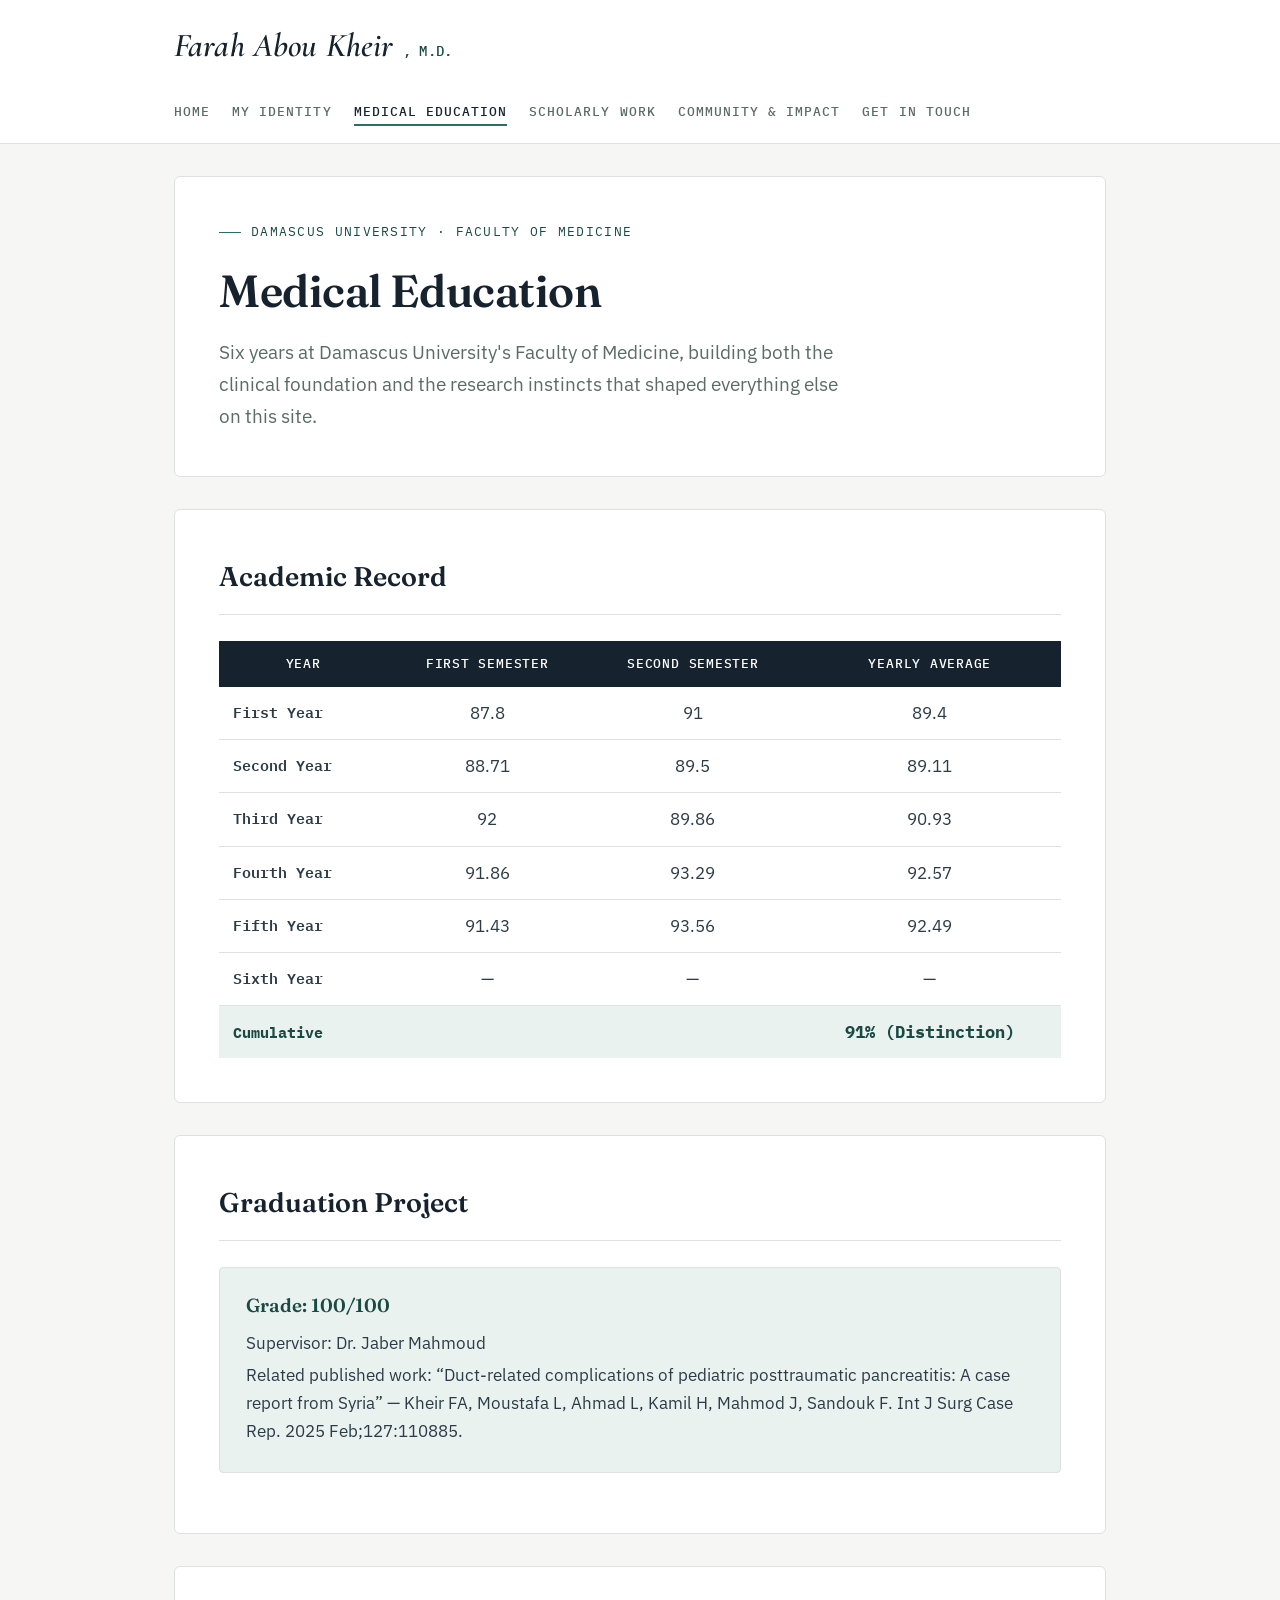
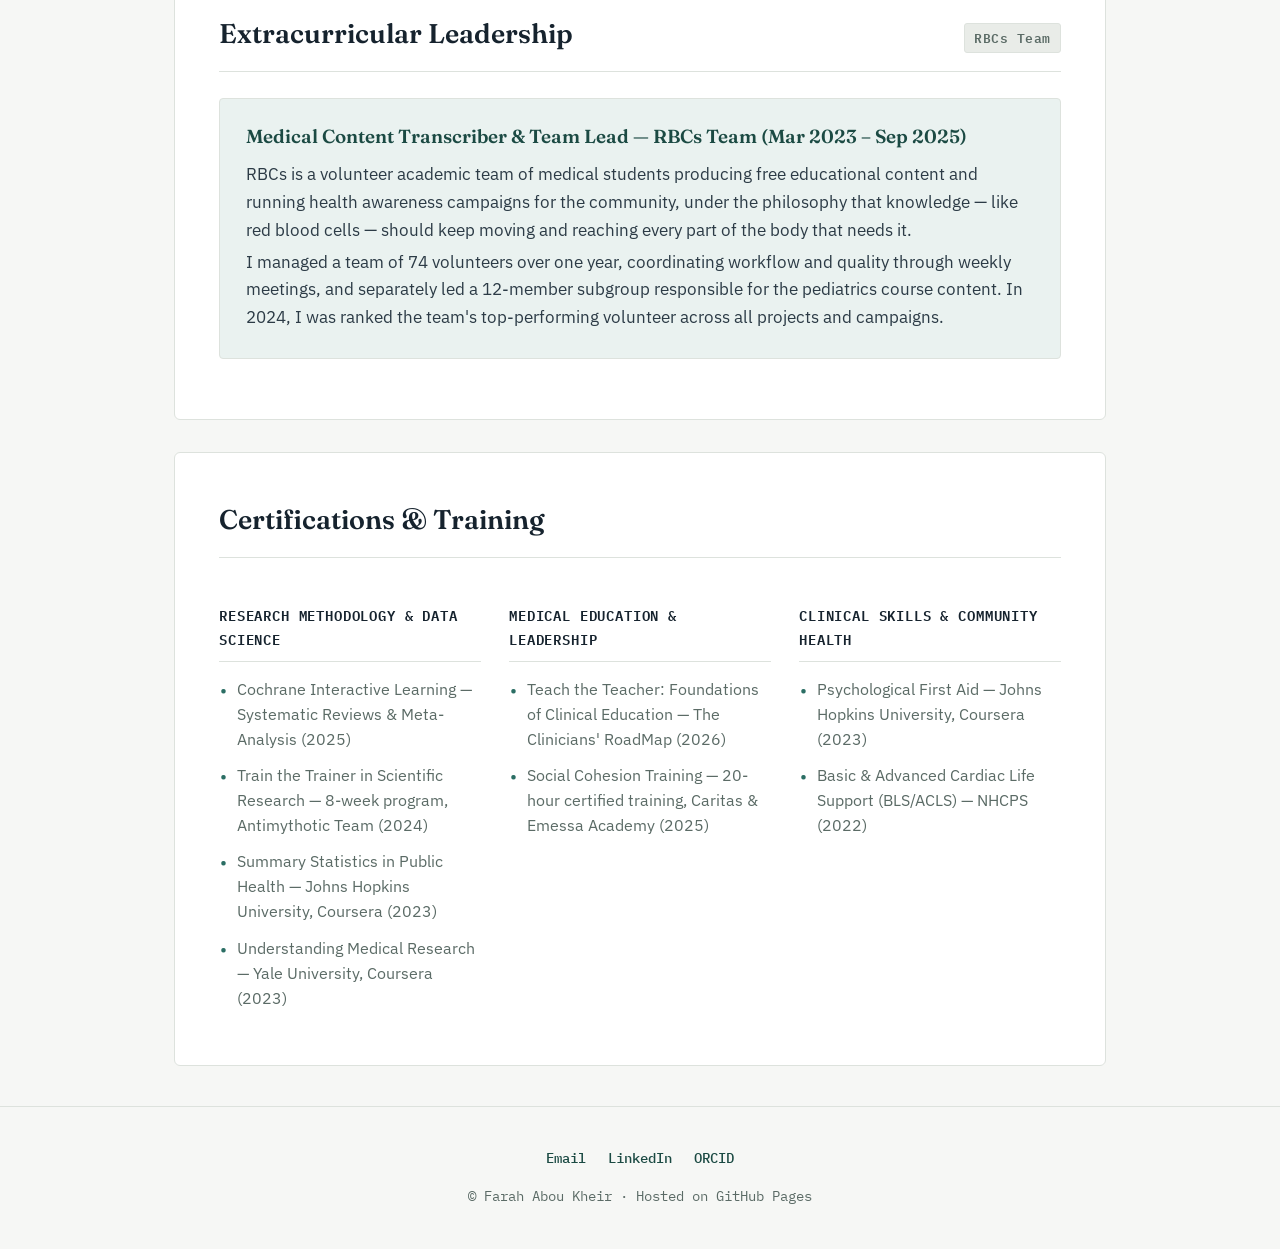
<file: medical.html>
<!DOCTYPE html>
<html lang="en">
<head>
    <meta charset="UTF-8">
    <meta name="viewport" content="width=device-width, initial-scale=1.0">
    <meta name="description" content="Farah Abou Kheir's medical education — academic record, graduation project, and certifications from Damascus University's Faculty of Medicine.">
    <title>Medical Education | Farah Abou Kheir</title>
    <link rel="icon" href="favicon.svg" type="image/svg+xml">
    <link rel="stylesheet" href="styles.css">
</head>
<body>
    <a href="#main" class="skip-link">Skip to content</a>

    <nav>
        <div class="nav-container">
            <a href="index.html" class="nav-logo">Farah Abou Kheir<span class="credential">, M.D.</span></a>
            <ul class="nav-links">
                <li><a href="index.html">Home</a></li>
                <li><a href="about.html">My Identity</a></li>
                <li><a href="medical.html" class="active">Medical Education</a></li>
                <li><a href="research.html">Scholarly Work</a></li>
                <li><a href="community.html">Community &amp; Impact</a></li>
                <li><a href="contact.html">Get in Touch</a></li>
            </ul>
        </div>
    </nav>

    <main id="main" class="container">

        <div class="section-card">
            <div class="eyebrow">Damascus University · Faculty of Medicine</div>
            <h1 class="page-title">Medical Education</h1>
            <p class="page-subtitle">
                Six years at Damascus University's Faculty of Medicine, building both the clinical foundation and the research instincts that shaped everything else on this site.
            </p>
        </div>

        <div class="section-card">
            <h2 class="section-heading">Academic Record</h2>
            <table class="grades-table">
                <thead>
                    <tr>
                        <th>Year</th>
                        <th>First Semester</th>
                        <th>Second Semester</th>
                        <th>Yearly Average</th>
                    </tr>
                </thead>
                <tbody>
                    <tr><td>First Year</td><td>87.8</td><td>91</td><td>89.4</td></tr>
                    <tr><td>Second Year</td><td>88.71</td><td>89.5</td><td>89.11</td></tr>
                    <tr><td>Third Year</td><td>92</td><td>89.86</td><td>90.93</td></tr>
                    <tr><td>Fourth Year</td><td>91.86</td><td>93.29</td><td>92.57</td></tr>
                    <tr><td>Fifth Year</td><td>91.43</td><td>93.56</td><td>92.49</td></tr>
                    <tr><td>Sixth Year</td><td>—</td><td>—</td><td>—</td></tr>
                    <tr><td>Cumulative</td><td></td><td></td><td>91% (Distinction)</td></tr>
                </tbody>
            </table>
        </div>

        <div class="section-card">
            <h2 class="section-heading">Graduation Project</h2>
            <div class="info-card">
                <h4>Grade: 100/100</h4>
                <p>Supervisor: Dr. Jaber Mahmoud</p>
                <p>Related published work: &ldquo;Duct-related complications of pediatric posttraumatic pancreatitis: A case report from Syria&rdquo; — Kheir FA, Moustafa L, Ahmad L, Kamil H, Mahmod J, Sandouk F. Int J Surg Case Rep. 2025 Feb;127:110885.</p>
            </div>
        </div>

        <div class="section-card">
            <h2 class="section-heading">Extracurricular Leadership <span class="record-tag">RBCs Team</span></h2>
            <div class="info-card">
                <h4>Medical Content Transcriber &amp; Team Lead — RBCs Team (Mar 2023 – Sep 2025)</h4>
                <p>RBCs is a volunteer academic team of medical students producing free educational content and running health awareness campaigns for the community, under the philosophy that knowledge — like red blood cells — should keep moving and reaching every part of the body that needs it.</p>
                <p>I managed a team of 74 volunteers over one year, coordinating workflow and quality through weekly meetings, and separately led a 12-member subgroup responsible for the pediatrics course content. In 2024, I was ranked the team's top-performing volunteer across all projects and campaigns.</p>
            </div>
        </div>

        <div class="section-card">
            <h2 class="section-heading">Certifications &amp; Training</h2>
            <div class="cert-grid">
                <div class="cert-category">
                    <h4>Research Methodology &amp; Data Science</h4>
                    <ul>
                        <li>Cochrane Interactive Learning — Systematic Reviews &amp; Meta-Analysis (2025)</li>
                        <li>Train the Trainer in Scientific Research — 8-week program, Antimythotic Team (2024)</li>
                        <li>Summary Statistics in Public Health — Johns Hopkins University, Coursera (2023)</li>
                        <li>Understanding Medical Research — Yale University, Coursera (2023)</li>
                    </ul>
                </div>
                <div class="cert-category">
                    <h4>Medical Education &amp; Leadership</h4>
                    <ul>
                        <li>Teach the Teacher: Foundations of Clinical Education — The Clinicians' RoadMap (2026)</li>
                        <li>Social Cohesion Training — 20-hour certified training, Caritas &amp; Emessa Academy (2025)</li>
                    </ul>
                </div>
                <div class="cert-category">
                    <h4>Clinical Skills &amp; Community Health</h4>
                    <ul>
                        <li>Psychological First Aid — Johns Hopkins University, Coursera (2023)</li>
                        <li>Basic &amp; Advanced Cardiac Life Support (BLS/ACLS) — NHCPS (2022)</li>
                    </ul>
                </div>
            </div>
        </div>

    </main>

    <footer>
        <div class="footer-links">
            <a href="mailto:farahak2002@gmail.com">Email</a>
            <a href="https://linkedin.com/in/farah-abou-kheir" target="_blank" rel="noopener">LinkedIn</a>
            <a href="https://orcid.org/0009-0006-2637-1370" target="_blank" rel="noopener">ORCID</a>
        </div>
        <div>&copy; Farah Abou Kheir · Hosted on GitHub Pages</div>
    </footer>

</body>
</html>
</file>
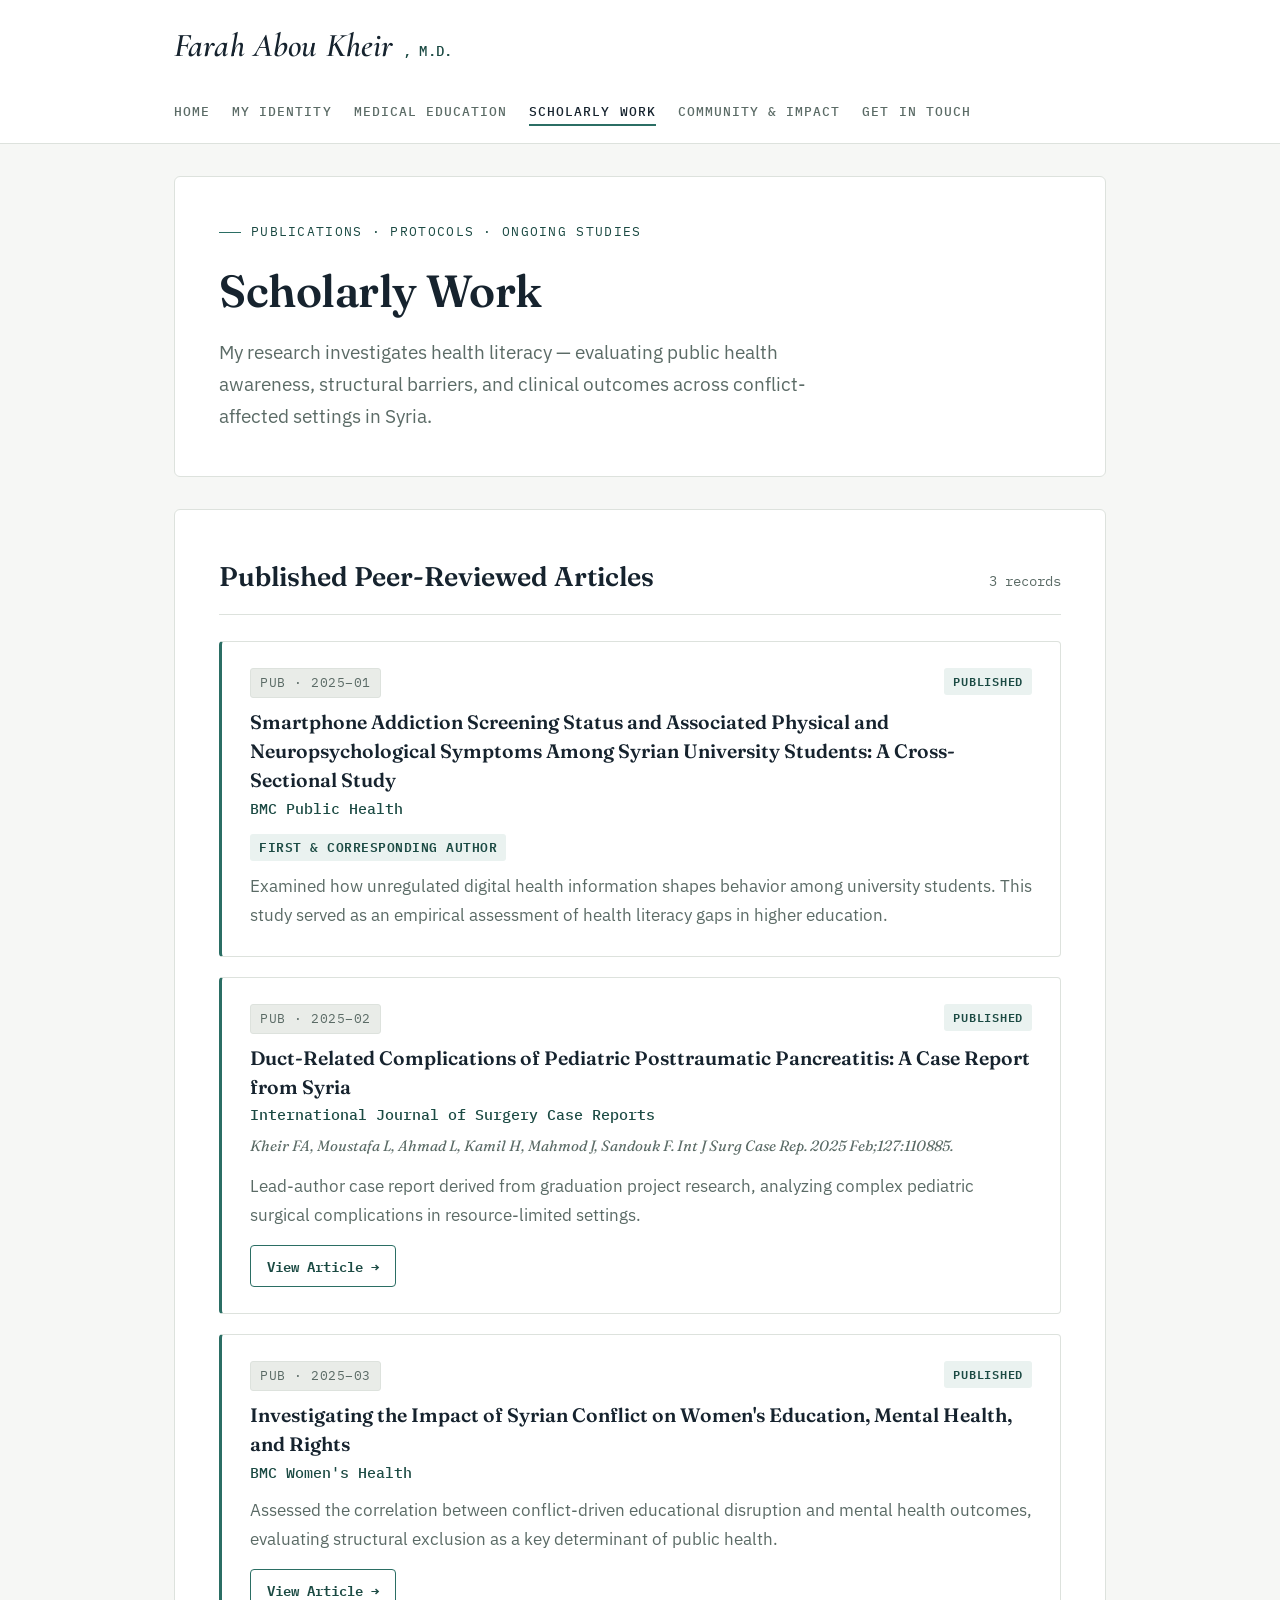
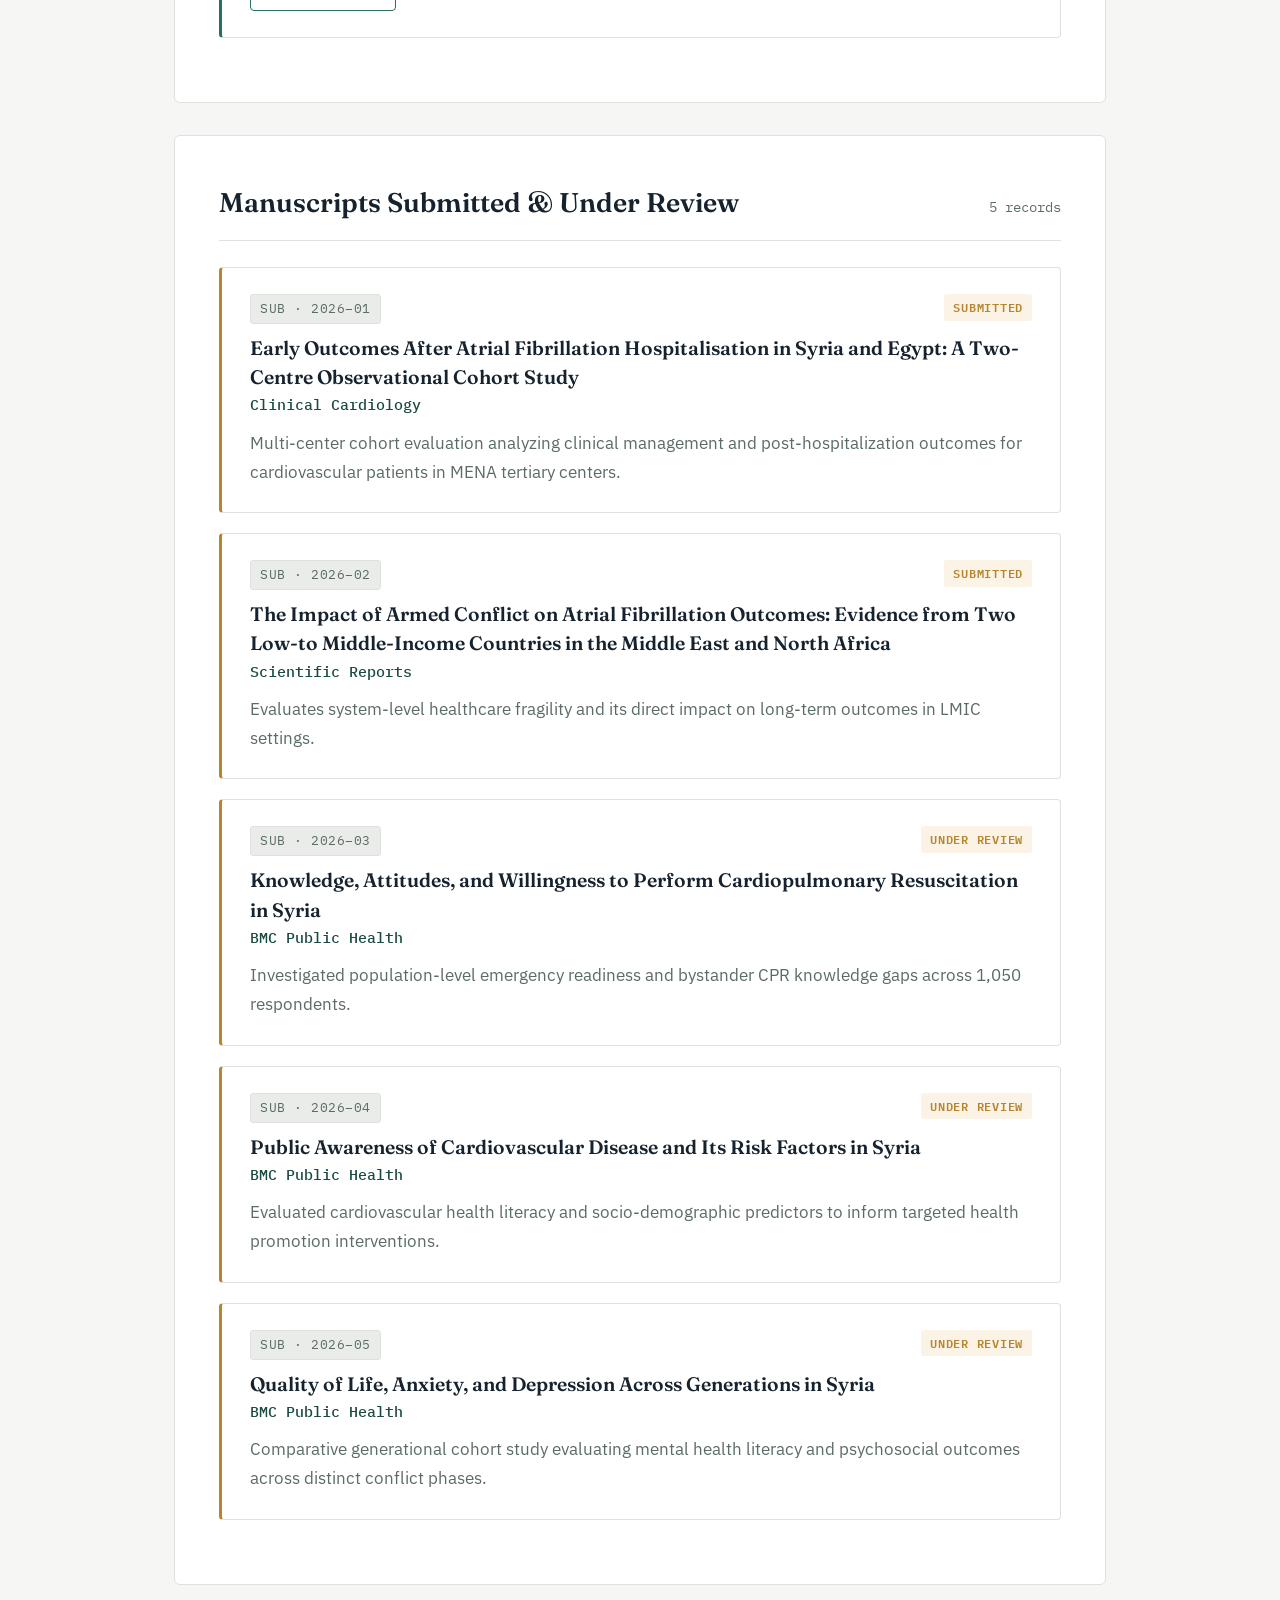
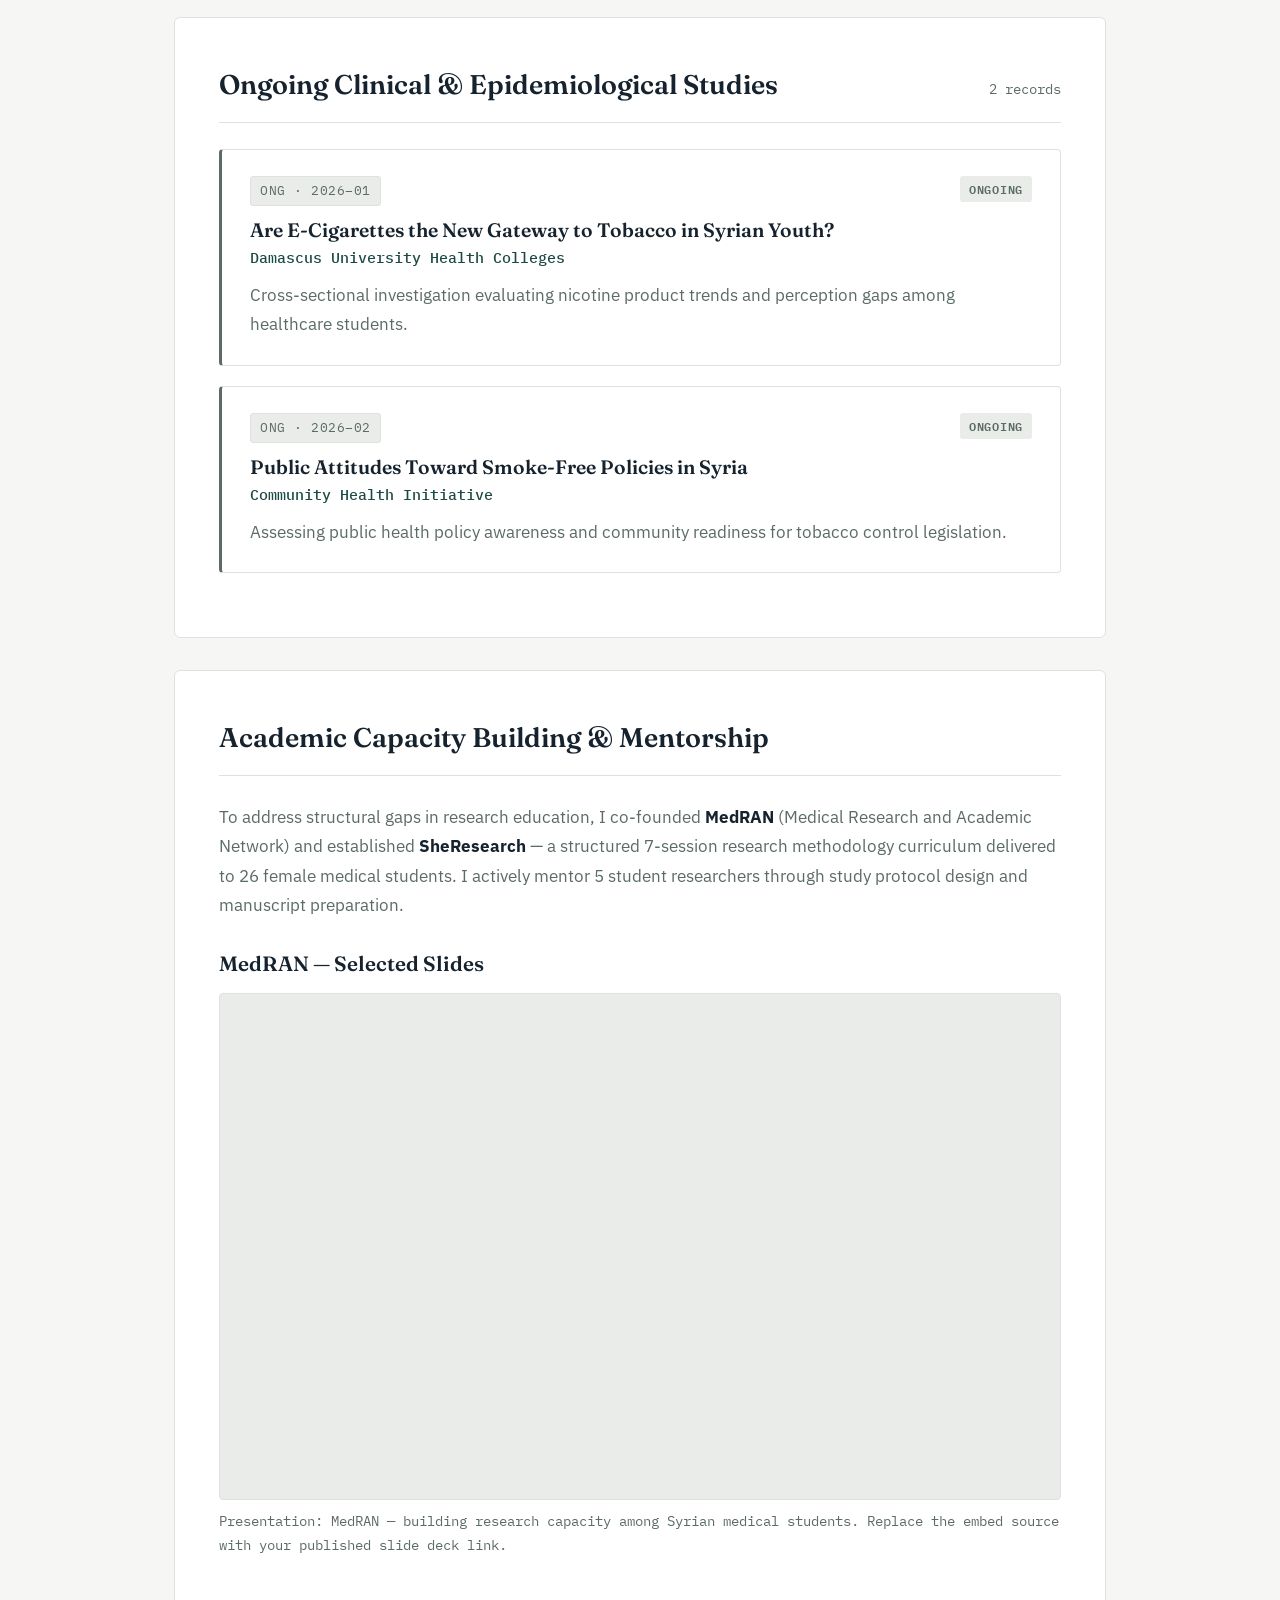
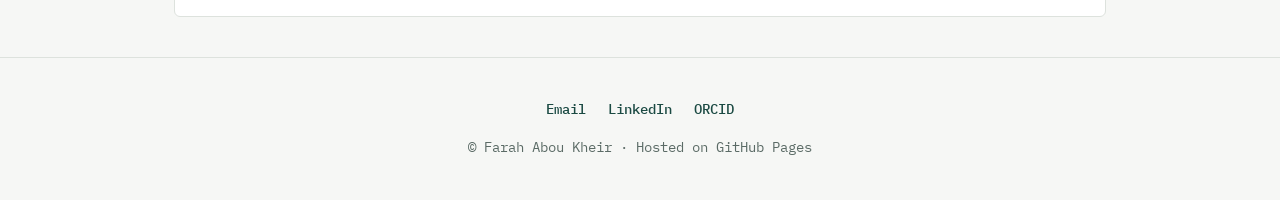
<file: research.html>
<!DOCTYPE html>
<html lang="en">
<head>
    <meta charset="UTF-8">
    <meta name="viewport" content="width=device-width, initial-scale=1.0">
    <meta name="description" content="Farah Abou Kheir's research — peer-reviewed publications, manuscripts under review, and ongoing epidemiological studies on health literacy in conflict-affected Syria.">
    <title>Scholarly Work | Farah Abou Kheir</title>
    <link rel="icon" href="favicon.svg" type="image/svg+xml">
    <link rel="stylesheet" href="styles.css">
</head>
<body>
    <a href="#main" class="skip-link">Skip to content</a>

    <nav>
        <div class="nav-container">
            <a href="index.html" class="nav-logo">Farah Abou Kheir<span class="credential">, M.D.</span></a>
            <ul class="nav-links">
                <li><a href="index.html">Home</a></li>
                <li><a href="about.html">My Identity</a></li>
                <li><a href="medical.html">Medical Education</a></li>
                <li><a href="research.html" class="active">Scholarly Work</a></li>
                <li><a href="community.html">Community &amp; Impact</a></li>
                <li><a href="contact.html">Get in Touch</a></li>
            </ul>
        </div>
    </nav>

    <main id="main" class="container">

        <div class="section-card">
            <div class="eyebrow">Publications · Protocols · Ongoing Studies</div>
            <h1 class="page-title">Scholarly Work</h1>
            <p class="page-subtitle">
                My research investigates health literacy — evaluating public health awareness, structural barriers, and clinical outcomes across conflict-affected settings in Syria.
            </p>
        </div>

        <!-- Published Articles -->
        <div class="section-card">
            <h2 class="section-heading">Published Peer-Reviewed Articles <span class="count">3 records</span></h2>

            <div class="item-card">
                <div class="item-top">
                    <span class="record-tag">PUB · 2025–01</span>
                    <span class="status-tag status-published">Published</span>
                </div>
                <h3 class="item-title">Smartphone Addiction Screening Status and Associated Physical and Neuropsychological Symptoms Among Syrian University Students: A Cross-Sectional Study</h3>
                <span class="journal-name">BMC Public Health</span>
                <div><span class="author-role">First &amp; Corresponding Author</span></div>
                <p class="item-desc">
                    Examined how unregulated digital health information shapes behavior among university students. This study served as an empirical assessment of health literacy gaps in higher education.
                </p>
            </div>

            <div class="item-card">
                <div class="item-top">
                    <span class="record-tag">PUB · 2025–02</span>
                    <span class="status-tag status-published">Published</span>
                </div>
                <h3 class="item-title">Duct-Related Complications of Pediatric Posttraumatic Pancreatitis: A Case Report from Syria</h3>
                <span class="journal-name">International Journal of Surgery Case Reports</span>
                <span class="citation-line">Kheir FA, Moustafa L, Ahmad L, Kamil H, Mahmod J, Sandouk F. Int J Surg Case Rep. 2025 Feb;127:110885.</span>
                <p class="item-desc">
                    Lead-author case report derived from graduation project research, analyzing complex pediatric surgical complications in resource-limited settings.
                </p>
                <a href="https://www.ovid.com/jnls/ijscr/fulltext/10.1016/j.ijscr.2025.110885~duct-related-complications-of-pediatric-post-traumatic" target="_blank" rel="noopener" class="btn-link">View Article →</a>
            </div>

            <div class="item-card">
                <div class="item-top">
                    <span class="record-tag">PUB · 2025–03</span>
                    <span class="status-tag status-published">Published</span>
                </div>
                <h3 class="item-title">Investigating the Impact of Syrian Conflict on Women's Education, Mental Health, and Rights</h3>
                <span class="journal-name">BMC Women's Health</span>
                <p class="item-desc">
                    Assessed the correlation between conflict-driven educational disruption and mental health outcomes, evaluating structural exclusion as a key determinant of public health.
                </p>
                <a href="https://link.springer.com/article/10.1186/s12905-025-04096-1" target="_blank" rel="noopener" class="btn-link">View Article →</a>
            </div>
        </div>

        <!-- Manuscripts Submitted / Under Review -->
        <div class="section-card">
            <h2 class="section-heading">Manuscripts Submitted &amp; Under Review <span class="count">5 records</span></h2>

            <div class="item-card review">
                <div class="item-top">
                    <span class="record-tag">SUB · 2026–01</span>
                    <span class="status-tag status-review">Submitted</span>
                </div>
                <h3 class="item-title">Early Outcomes After Atrial Fibrillation Hospitalisation in Syria and Egypt: A Two-Centre Observational Cohort Study</h3>
                <span class="journal-name">Clinical Cardiology</span>
                <p class="item-desc">
                    Multi-center cohort evaluation analyzing clinical management and post-hospitalization outcomes for cardiovascular patients in MENA tertiary centers.
                </p>
            </div>

            <div class="item-card review">
                <div class="item-top">
                    <span class="record-tag">SUB · 2026–02</span>
                    <span class="status-tag status-review">Submitted</span>
                </div>
                <h3 class="item-title">The Impact of Armed Conflict on Atrial Fibrillation Outcomes: Evidence from Two Low-to Middle-Income Countries in the Middle East and North Africa</h3>
                <span class="journal-name">Scientific Reports</span>
                <p class="item-desc">
                    Evaluates system-level healthcare fragility and its direct impact on long-term outcomes in LMIC settings.
                </p>
            </div>

            <div class="item-card review">
                <div class="item-top">
                    <span class="record-tag">SUB · 2026–03</span>
                    <span class="status-tag status-review">Under Review</span>
                </div>
                <h3 class="item-title">Knowledge, Attitudes, and Willingness to Perform Cardiopulmonary Resuscitation in Syria</h3>
                <span class="journal-name">BMC Public Health</span>
                <p class="item-desc">
                    Investigated population-level emergency readiness and bystander CPR knowledge gaps across 1,050 respondents.
                </p>
            </div>

            <div class="item-card review">
                <div class="item-top">
                    <span class="record-tag">SUB · 2026–04</span>
                    <span class="status-tag status-review">Under Review</span>
                </div>
                <h3 class="item-title">Public Awareness of Cardiovascular Disease and Its Risk Factors in Syria</h3>
                <span class="journal-name">BMC Public Health</span>
                <p class="item-desc">
                    Evaluated cardiovascular health literacy and socio-demographic predictors to inform targeted health promotion interventions.
                </p>
            </div>

            <div class="item-card review">
                <div class="item-top">
                    <span class="record-tag">SUB · 2026–05</span>
                    <span class="status-tag status-review">Under Review</span>
                </div>
                <h3 class="item-title">Quality of Life, Anxiety, and Depression Across Generations in Syria</h3>
                <span class="journal-name">BMC Public Health</span>
                <p class="item-desc">
                    Comparative generational cohort study evaluating mental health literacy and psychosocial outcomes across distinct conflict phases.
                </p>
            </div>
        </div>

        <!-- Ongoing Research -->
        <div class="section-card">
            <h2 class="section-heading">Ongoing Clinical &amp; Epidemiological Studies <span class="count">2 records</span></h2>

            <div class="item-card ongoing">
                <div class="item-top">
                    <span class="record-tag">ONG · 2026–01</span>
                    <span class="status-tag status-ongoing">Ongoing</span>
                </div>
                <h3 class="item-title">Are E-Cigarettes the New Gateway to Tobacco in Syrian Youth?</h3>
                <span class="journal-name">Damascus University Health Colleges</span>
                <p class="item-desc">
                    Cross-sectional investigation evaluating nicotine product trends and perception gaps among healthcare students.
                </p>
            </div>

            <div class="item-card ongoing">
                <div class="item-top">
                    <span class="record-tag">ONG · 2026–02</span>
                    <span class="status-tag status-ongoing">Ongoing</span>
                </div>
                <h3 class="item-title">Public Attitudes Toward Smoke-Free Policies in Syria</h3>
                <span class="journal-name">Community Health Initiative</span>
                <p class="item-desc">
                    Assessing public health policy awareness and community readiness for tobacco control legislation.
                </p>
            </div>
        </div>

        <!-- Capacity Building + MedRAN slides -->
        <div class="section-card">
            <h2 class="section-heading">Academic Capacity Building &amp; Mentorship</h2>
            <p class="item-desc" style="margin-bottom: 22px;">
                To address structural gaps in research education, I co-founded <strong style="color:var(--ink);">MedRAN</strong> (Medical Research and Academic Network) and established <strong style="color:var(--ink);">SheResearch</strong> — a structured 7-session research methodology curriculum delivered to 26 female medical students. I actively mentor 5 student researchers through study protocol design and manuscript preparation.
            </p>

            <div class="sub-heading">MedRAN — Selected Slides</div>
            <div class="embed-frame">
                <!--
                  Replace the src below with your published Google Slides / SlideShare embed link.
                  Google Slides: File → Share → Publish to web → Embed → copy the <iframe> src URL here.
                -->
                <iframe src="" title="MedRAN presentation slides" loading="lazy" allowfullscreen></iframe>
            </div>
            <p class="embed-caption">Presentation: MedRAN — building research capacity among Syrian medical students. Replace the embed source with your published slide deck link.</p>
        </div>

    </main>

    <footer>
        <div class="footer-links">
            <a href="mailto:farahak2002@gmail.com">Email</a>
            <a href="https://linkedin.com/in/farah-abou-kheir" target="_blank" rel="noopener">LinkedIn</a>
            <a href="https://orcid.org/0009-0006-2637-1370" target="_blank" rel="noopener">ORCID</a>
        </div>
        <div>&copy; Farah Abou Kheir · Hosted on GitHub Pages</div>
    </footer>

</body>
</html>
</file>
<file: styles.css>
/* ============================================================
   Farah Abou Kheir — Academic Portfolio
   Design system: "Field Record" — a clinical case-file aesthetic
   ============================================================ */

@import url('https://fonts.googleapis.com/css2?family=Cormorant+Garamond:ital,wght@0,500;0,600;1,500;1,600&family=Fraunces:ital,opsz,wght@0,9..144,300;0,9..144,400;0,9..144,600;0,9..144,700;1,9..144,400;1,9..144,500&family=IBM+Plex+Sans:wght@400;500;600;700&family=IBM+Plex+Mono:wght@400;500;600&display=swap');

:root {
  --ink: #16232e;
  --ink-soft: #2c3b46;
  --paper: #f6f7f5;
  --surface: #ffffff;
  --teal: #2b6e64;
  --teal-deep: #1b4a43;
  --teal-tint: #eaf2f0;
  --amber: #b8842e;
  --amber-tint: #faf3e6;
  --rose: #9c4a3f;
  --rose-tint: #f7ece9;
  --line: #dde2dd;
  --line-soft: #e9ece8;
  --muted: #5b6b66;

  --serif: 'Fraunces', Georgia, serif;
  --logo-serif: 'Cormorant Garamond', 'Fraunces', Georgia, serif;
  --sans: 'IBM Plex Sans', -apple-system, sans-serif;
  --mono: 'IBM Plex Mono', 'Courier New', monospace;
}

* { box-sizing: border-box; }

html { scroll-behavior: smooth; font-size: 18px; }

body {
  font-family: var(--sans);
  background-color: var(--paper);
  color: var(--ink-soft);
  line-height: 1.7;
  margin: 0;
  padding: 0;
  -webkit-font-smoothing: antialiased;
}

a { color: inherit; }

/* ---------- Skip link (accessibility) ---------- */
.skip-link {
  position: absolute;
  left: -999px;
  top: 0;
  background: var(--ink);
  color: #fff;
  padding: 10px 16px;
  z-index: 200;
  font-family: var(--mono);
  font-size: 0.85rem;
}
.skip-link:focus { left: 12px; top: 12px; }

/* ---------- Navigation ---------- */
nav {
  background-color: var(--surface);
  border-bottom: 1px solid var(--line);
  padding: 0;
  position: sticky;
  top: 0;
  z-index: 100;
}

.nav-container {
  max-width: 980px;
  margin: 0 auto;
  padding: 18px 24px;
  display: flex;
  justify-content: space-between;
  align-items: center;
  gap: 20px;
  flex-wrap: wrap;
}

.nav-logo {
  font-family: var(--logo-serif);
  font-style: italic;
  font-weight: 600;
  font-size: 1.85rem;
  letter-spacing: 0.005em;
  color: var(--ink);
  text-decoration: none;
  white-space: nowrap;
  display: inline-flex;
  align-items: baseline;
  gap: 9px;
}

.nav-logo .credential {
  font-family: var(--mono);
  font-size: 0.78rem;
  font-style: normal;
  font-weight: 500;
  letter-spacing: 0.02em;
  color: var(--teal-deep);
}

.nav-links {
  display: flex;
  gap: 22px;
  list-style: none;
  margin: 0;
  padding: 0;
  flex-wrap: wrap;
}

.nav-links a {
  color: var(--muted);
  text-decoration: none;
  font-family: var(--mono);
  font-weight: 500;
  font-size: 0.72rem;
  letter-spacing: 0.08em;
  text-transform: uppercase;
  white-space: nowrap;
  padding-bottom: 4px;
  border-bottom: 2px solid transparent;
  transition: color 0.2s ease, border-color 0.2s ease;
}

.nav-links a:hover, .nav-links a.active {
  color: var(--ink);
  border-bottom-color: var(--teal);
}

/* ---------- Layout ---------- */
.container {
  max-width: 980px;
  margin: 0 auto;
  padding: 0 24px;
}

.section-card {
  background: var(--surface);
  padding: 44px;
  border: 1px solid var(--line);
  border-radius: 6px;
  margin: 32px 0;
}

@media (max-width: 640px) {
  .section-card { padding: 28px 22px; }
}

/* ---------- Eyebrow / record labels ---------- */
.eyebrow {
  font-family: var(--mono);
  font-size: 0.72rem;
  letter-spacing: 0.1em;
  text-transform: uppercase;
  color: var(--teal-deep);
  display: flex;
  align-items: center;
  gap: 10px;
  margin-bottom: 10px;
}

.eyebrow::before {
  content: "";
  width: 22px;
  height: 1px;
  background: var(--teal);
  display: inline-block;
}

.record-tag {
  display: inline-block;
  font-family: var(--mono);
  font-size: 0.72rem;
  letter-spacing: 0.04em;
  color: var(--muted);
  background: var(--line-soft);
  border: 1px solid var(--line);
  padding: 3px 9px;
  border-radius: 3px;
  white-space: nowrap;
}

/* ---------- Titles ---------- */
.page-title {
  font-family: var(--serif);
  font-weight: 600;
  font-size: 2.5rem;
  color: var(--ink);
  margin: 0 0 6px 0;
  letter-spacing: -0.01em;
}

.page-subtitle {
  color: var(--muted);
  font-size: 1.05rem;
  max-width: 640px;
  margin: 0;
  line-height: 1.7;
}

.section-heading {
  font-family: var(--serif);
  color: var(--ink);
  font-size: 1.5rem;
  font-weight: 600;
  margin-top: 0;
  margin-bottom: 26px;
  padding-bottom: 14px;
  border-bottom: 1px solid var(--line);
  display: flex;
  align-items: baseline;
  justify-content: space-between;
  gap: 12px;
  flex-wrap: wrap;
}

.section-heading .count {
  font-family: var(--mono);
  font-size: 0.75rem;
  font-weight: 400;
  color: var(--muted);
  text-transform: none;
  letter-spacing: 0;
}

.sub-heading {
  font-family: var(--serif);
  color: var(--ink);
  font-size: 1.15rem;
  font-weight: 600;
  margin: 26px 0 12px 0;
}

/* ---------- Cards (publications / initiatives) ---------- */
.item-card {
  background: var(--surface);
  border: 1px solid var(--line);
  border-left: 3px solid var(--teal);
  border-radius: 4px;
  padding: 26px 28px;
  margin-bottom: 20px;
  transition: border-left-color 0.2s ease, box-shadow 0.2s ease;
}

.item-card:hover {
  box-shadow: 0 4px 18px rgba(22, 35, 46, 0.06);
}

.item-card.review { border-left-color: var(--amber); }
.item-card.ongoing { border-left-color: var(--muted); }

.item-top {
  display: flex;
  justify-content: space-between;
  align-items: flex-start;
  gap: 16px;
  margin-bottom: 10px;
  flex-wrap: wrap;
}

.item-title {
  font-family: var(--serif);
  color: var(--ink);
  font-size: 1.08rem;
  font-weight: 600;
  margin: 0;
  line-height: 1.5;
}

.status-tag {
  font-family: var(--mono);
  font-size: 0.68rem;
  font-weight: 600;
  padding: 3px 9px;
  border-radius: 3px;
  white-space: nowrap;
  text-transform: uppercase;
  letter-spacing: 0.06em;
}

.status-published { background-color: var(--teal-tint); color: var(--teal-deep); }
.status-review { background-color: var(--amber-tint); color: var(--amber); }
.status-ongoing { background-color: var(--line-soft); color: var(--muted); }

.journal-name {
  font-family: var(--mono);
  color: var(--teal-deep);
  font-weight: 500;
  font-size: 0.82rem;
  margin-bottom: 10px;
  display: block;
}

.citation-line {
  color: var(--muted);
  font-size: 0.83rem;
  font-style: italic;
  margin: -4px 0 12px 0;
  display: block;
  font-family: var(--serif);
}

.author-role {
  display: inline-block;
  background-color: var(--teal-tint);
  color: var(--teal-deep);
  font-family: var(--mono);
  font-size: 0.7rem;
  font-weight: 600;
  letter-spacing: 0.04em;
  padding: 3px 9px;
  border-radius: 3px;
  margin-bottom: 10px;
  text-transform: uppercase;
}

.item-desc {
  color: var(--muted);
  font-size: 0.96rem;
  margin: 0;
  line-height: 1.7;
}

.btn-link {
  display: inline-flex;
  align-items: center;
  gap: 6px;
  margin-top: 16px;
  padding: 8px 16px;
  background-color: transparent;
  color: var(--teal-deep);
  text-decoration: none;
  font-family: var(--mono);
  font-size: 0.78rem;
  font-weight: 600;
  border: 1px solid var(--teal);
  border-radius: 4px;
  transition: all 0.2s ease;
}

.btn-link:hover {
  background-color: var(--teal);
  color: #fff;
}

/* ---------- Impact / initiative cards ---------- */
.impact-role {
  font-family: var(--mono);
  font-size: 0.72rem;
  font-weight: 600;
  color: var(--teal-deep);
  text-transform: uppercase;
  letter-spacing: 0.06em;
  margin-bottom: 6px;
  display: block;
}

.impact-title {
  font-family: var(--serif);
  color: var(--ink);
  font-size: 1.35rem;
  font-weight: 600;
  margin: 0 0 14px 0;
}

.impact-desc {
  color: var(--ink-soft);
  font-size: 1rem;
  margin-bottom: 16px;
  line-height: 1.75;
}

.impact-highlights {
  list-style: none;
  padding-left: 0;
  margin: 0 0 20px 0;
}

.impact-highlights li {
  position: relative;
  padding-left: 20px;
  color: var(--muted);
  font-size: 0.94rem;
  margin-bottom: 8px;
}

.impact-highlights li::before {
  content: "—";
  color: var(--teal);
  font-weight: 600;
  position: absolute;
  left: 0;
}

.sub-initiative {
  background: var(--teal-tint);
  border-left: 3px solid var(--teal);
  padding: 16px 20px;
  border-radius: 4px;
  margin-top: 16px;
}

.sub-initiative h4 {
  margin: 0 0 6px 0;
  color: var(--teal-deep);
  font-family: var(--serif);
  font-size: 1.02rem;
  font-weight: 600;
}

.sub-initiative p {
  margin: 0;
  font-size: 0.92rem;
  color: var(--ink-soft);
  line-height: 1.65;
}

/* ---------- Gallery ---------- */
.gallery-grid {
  display: grid;
  grid-template-columns: repeat(2, 1fr);
  gap: 12px;
  margin-top: 18px;
}

.gallery-item {
  border-radius: 4px;
  overflow: hidden;
  border: 1px solid var(--line);
  background-color: var(--line-soft);
  aspect-ratio: 4/3;
}

.gallery-item img {
  width: 100%;
  height: 100%;
  object-fit: cover;
  transition: transform 0.3s ease;
  display: block;
}

.gallery-item img:hover { transform: scale(1.04); }

.gallery-label {
  font-family: var(--mono);
  font-size: 0.72rem;
  color: var(--muted);
  text-transform: uppercase;
  letter-spacing: 0.06em;
  margin-top: 20px;
  display: block;
}

/* ---------- Links row (posts, etc.) ---------- */
.post-links {
  display: flex;
  gap: 10px;
  flex-wrap: wrap;
  margin-top: 14px;
}

.post-btn {
  display: inline-flex;
  align-items: center;
  gap: 6px;
  background-color: var(--surface);
  color: var(--teal-deep);
  text-decoration: none;
  padding: 7px 14px;
  border-radius: 4px;
  font-family: var(--mono);
  font-size: 0.76rem;
  font-weight: 500;
  border: 1px solid var(--line);
  transition: all 0.2s ease;
}

.post-btn:hover {
  border-color: var(--teal);
  color: var(--teal-deep);
  background: var(--teal-tint);
}

/* ---------- Embed frame (slides, etc.) ---------- */
.embed-frame {
  position: relative;
  width: 100%;
  padding-top: 60%;
  border-radius: 4px;
  overflow: hidden;
  border: 1px solid var(--line);
  background: var(--line-soft);
}

.embed-frame iframe {
  position: absolute;
  inset: 0;
  width: 100%;
  height: 100%;
  border: 0;
}

.embed-caption {
  font-family: var(--mono);
  font-size: 0.78rem;
  color: var(--muted);
  margin-top: 10px;
}

/* ---------- Grades table ---------- */
.grades-table {
  width: 100%;
  border-collapse: collapse;
  margin-top: 10px;
  font-size: 0.92rem;
}

.grades-table th {
  background-color: var(--ink);
  color: #fff;
  padding: 12px 14px;
  text-align: center;
  font-family: var(--mono);
  font-size: 0.72rem;
  font-weight: 500;
  letter-spacing: 0.06em;
  text-transform: uppercase;
}

.grades-table td {
  padding: 12px 14px;
  text-align: center;
  border-bottom: 1px solid var(--line);
  color: var(--ink-soft);
}

.grades-table tr:last-child td {
  border-bottom: none;
  font-weight: 700;
  color: var(--teal-deep);
  background-color: var(--teal-tint);
  font-family: var(--mono);
}

.grades-table td:first-child {
  text-align: left;
  font-weight: 600;
  font-family: var(--mono);
  font-size: 0.85rem;
}

/* ---------- Info card ---------- */
.info-card {
  background: var(--teal-tint);
  border: 1px solid var(--line);
  border-radius: 4px;
  padding: 22px 26px;
  margin-bottom: 16px;
}

.info-card h4 {
  margin: 0 0 8px 0;
  color: var(--teal-deep);
  font-family: var(--serif);
  font-size: 1.05rem;
  font-weight: 600;
}

.info-card p {
  margin: 4px 0;
  color: var(--ink-soft);
  font-size: 0.94rem;
  line-height: 1.65;
}

/* ---------- Certification grid ---------- */
.cert-grid {
  display: grid;
  grid-template-columns: repeat(auto-fit, minmax(260px, 1fr));
  gap: 28px;
  margin-top: 8px;
}

.cert-category h4 {
  color: var(--ink);
  font-family: var(--mono);
  font-size: 0.78rem;
  font-weight: 600;
  text-transform: uppercase;
  letter-spacing: 0.06em;
  margin-bottom: 14px;
  border-bottom: 1px solid var(--line);
  padding-bottom: 10px;
}

.cert-category ul {
  list-style: none;
  padding: 0;
  margin: 0;
}

.cert-category li {
  position: relative;
  padding-left: 18px;
  color: var(--muted);
  font-size: 0.9rem;
  margin-bottom: 11px;
  line-height: 1.55;
}

.cert-category li::before {
  content: "·";
  color: var(--teal);
  font-weight: 700;
  font-size: 1.4rem;
  position: absolute;
  left: 0;
  top: -6px;
}

/* ---------- Hero (index page) ---------- */
.hero {
  padding: 64px 0 40px 0;
  border-bottom: 1px solid var(--line);
}

.hero-eyebrow {
  font-family: var(--mono);
  font-size: 0.78rem;
  letter-spacing: 0.12em;
  text-transform: uppercase;
  color: var(--teal-deep);
  margin-bottom: 18px;
}

.hero h1 {
  font-family: var(--serif);
  font-weight: 600;
  font-size: 3rem;
  color: var(--ink);
  margin: 0 0 18px 0;
  letter-spacing: -0.015em;
  line-height: 1.1;
}

.hero h1 em {
  font-style: italic;
  font-weight: 500;
  color: var(--teal-deep);
}

.hero-subtitle {
  color: var(--muted);
  font-weight: 400;
  font-size: 1.12rem;
  max-width: 640px;
  margin: 0 0 36px 0;
  line-height: 1.75;
}

/* Signature sparkline */
.sparkline-wrap { margin: 0 0 40px 0; }

.sparkline-wrap svg { display: block; width: 100%; height: auto; }

.sparkline-path {
  fill: none;
  stroke: var(--teal);
  stroke-width: 1.5;
  stroke-linecap: round;
  stroke-dasharray: 620;
  stroke-dashoffset: 620;
  animation: draw-line 1.8s ease-out forwards;
  animation-delay: 0.2s;
}

@media (prefers-reduced-motion: reduce) {
  .sparkline-path { animation: none; stroke-dashoffset: 0; }
}

@keyframes draw-line {
  to { stroke-dashoffset: 0; }
}

.hero-nav-grid {
  display: grid;
  grid-template-columns: repeat(2, 1fr);
  gap: 1px;
  background: var(--line);
  border: 1px solid var(--line);
  border-radius: 4px;
  overflow: hidden;
}

.btn-card {
  background-color: var(--surface);
  padding: 26px 24px;
  text-decoration: none;
  transition: background-color 0.2s ease;
  display: flex;
  flex-direction: column;
  gap: 6px;
}

.btn-card:hover { background-color: var(--teal-tint); }

.btn-card-title {
  font-family: var(--serif);
  color: var(--ink);
  font-weight: 600;
  font-size: 1.08rem;
}

.btn-card-desc {
  color: var(--muted);
  font-size: 0.86rem;
  line-height: 1.5;
}

.btn-card-num {
  font-family: var(--mono);
  font-size: 0.72rem;
  color: var(--teal-deep);
  letter-spacing: 0.06em;
}

/* ---------- Stats strip ---------- */
.stats-strip {
  display: grid;
  grid-template-columns: repeat(4, 1fr);
  border-top: 1px solid var(--line);
  border-bottom: 1px solid var(--line);
  margin: 40px 0;
}

.stat-block {
  padding: 24px 20px;
  text-align: left;
  border-left: 1px solid var(--line);
}

.stat-block:first-child { border-left: none; }

.stat-number {
  font-family: var(--serif);
  font-size: 2rem;
  font-weight: 600;
  color: var(--teal-deep);
  line-height: 1;
  margin-bottom: 8px;
}

.stat-label {
  font-family: var(--mono);
  font-size: 0.72rem;
  color: var(--muted);
  text-transform: uppercase;
  letter-spacing: 0.05em;
  line-height: 1.4;
}

@media (max-width: 640px) {
  .stats-strip { grid-template-columns: repeat(2, 1fr); }
  .stat-block:nth-child(3) { border-left: none; }
  .hero h1 { font-size: 2.2rem; }
  .hero-nav-grid { grid-template-columns: 1fr; }
}

/* ---------- Timeline ---------- */
.timeline {
  position: relative;
  padding-left: 28px;
  margin-top: 8px;
  border-left: 1px solid var(--line);
}

.timeline-item { position: relative; margin-bottom: 30px; }
.timeline-item:last-child { margin-bottom: 0; }

.timeline-dot {
  position: absolute;
  left: -33px;
  top: 5px;
  width: 8px;
  height: 8px;
  border-radius: 50%;
  background-color: var(--teal);
  border: 2px solid var(--surface);
  box-shadow: 0 0 0 1px var(--teal);
}

.timeline-date {
  font-family: var(--mono);
  font-size: 0.75rem;
  font-weight: 600;
  color: var(--teal-deep);
  text-transform: uppercase;
  letter-spacing: 0.04em;
  margin-bottom: 4px;
}

.timeline-content h3 {
  margin: 0 0 6px 0;
  font-family: var(--serif);
  font-size: 1.05rem;
  color: var(--ink);
  font-weight: 600;
}

.timeline-content p {
  margin: 0;
  color: var(--muted);
  font-size: 0.93rem;
  line-height: 1.65;
}

/* ---------- Tags ---------- */
.focus-tags {
  display: flex;
  gap: 10px;
  flex-wrap: wrap;
  margin-top: 6px;
}

.tag {
  background-color: var(--surface);
  border: 1px solid var(--line);
  color: var(--ink-soft);
  font-family: var(--mono);
  padding: 7px 14px;
  border-radius: 3px;
  font-size: 0.78rem;
}

/* ---------- Metrics grid (About page) ---------- */
.metrics-grid {
  display: grid;
  grid-template-columns: repeat(2, 1fr);
  gap: 1px;
  background: var(--line);
  border: 1px solid var(--line);
  border-radius: 4px;
  overflow: hidden;
  margin-top: 8px;
}

.metric-card {
  background: var(--surface);
  padding: 26px 24px;
  text-align: left;
}

.metric-card.wide { grid-column: span 2; }

.metric-number {
  font-family: var(--serif);
  font-size: 2.1rem;
  font-weight: 600;
  color: var(--teal-deep);
  line-height: 1;
  margin-bottom: 8px;
}

.metric-label {
  color: var(--muted);
  font-family: var(--mono);
  font-size: 0.76rem;
  letter-spacing: 0.02em;
  line-height: 1.5;
}

/* ---------- Focus grid (About page) ---------- */
.focus-grid {
  display: grid;
  grid-template-columns: repeat(2, 1fr);
  gap: 14px;
  margin-top: 8px;
}

.focus-box {
  background: var(--surface);
  padding: 22px;
  border: 1px solid var(--line);
  border-left: 3px solid var(--teal);
  border-radius: 4px;
}

.focus-title {
  color: var(--ink);
  font-family: var(--serif);
  font-weight: 600;
  font-size: 1.02rem;
  margin-bottom: 8px;
}

.focus-desc {
  color: var(--muted);
  font-size: 0.9rem;
  margin: 0;
  line-height: 1.6;
}

/* ---------- Contact page ---------- */
.contact-grid {
  display: grid;
  grid-template-columns: repeat(auto-fit, minmax(220px, 1fr));
  gap: 1px;
  background: var(--line);
  border: 1px solid var(--line);
  border-radius: 4px;
  overflow: hidden;
  margin-bottom: 32px;
}

.contact-card {
  background: var(--surface);
  padding: 26px 22px;
  text-align: left;
}

.contact-card .eyebrow { margin-bottom: 14px; }

.contact-card h3 {
  color: var(--ink);
  font-family: var(--serif);
  margin: 0 0 8px 0;
  font-size: 1.05rem;
  font-weight: 600;
}

.contact-card a {
  color: var(--teal-deep);
  text-decoration: none;
  font-family: var(--mono);
  font-weight: 500;
  word-break: break-all;
  font-size: 0.85rem;
  border-bottom: 1px solid transparent;
  transition: border-color 0.2s ease;
}

.contact-card a:hover { border-bottom-color: var(--teal); }

.form-group { margin-bottom: 20px; }

.form-row {
  display: grid;
  grid-template-columns: 1fr 1fr;
  gap: 18px;
}

.form-group label {
  display: block;
  margin-bottom: 8px;
  color: var(--ink);
  font-family: var(--mono);
  font-weight: 500;
  font-size: 0.72rem;
  text-transform: uppercase;
  letter-spacing: 0.06em;
}

.form-control {
  width: 100%;
  padding: 13px 16px;
  border: 1px solid var(--line);
  border-radius: 6px;
  font-family: var(--sans);
  font-size: 0.95rem;
  background-color: #ffffff;
  color: var(--ink);
  box-sizing: border-box;
  transition: border-color 0.2s ease, box-shadow 0.2s ease;
}

.form-control::placeholder { color: #a7b0ac; }

.form-control:focus {
  outline: none;
  border-color: var(--teal);
  box-shadow: 0 0 0 3px var(--teal-tint);
}

textarea.form-control { resize: vertical; min-height: 140px; line-height: 1.6; }

.submit-btn {
  background-color: var(--teal-deep);
  color: #ffffff;
  border: none;
  padding: 13px 28px;
  border-radius: 6px;
  font-family: var(--mono);
  font-size: 0.82rem;
  font-weight: 600;
  letter-spacing: 0.05em;
  text-transform: uppercase;
  cursor: pointer;
  transition: background-color 0.2s ease, transform 0.15s ease;
}

.submit-btn:hover { background-color: var(--teal); transform: translateY(-1px); }
.submit-btn:active { transform: translateY(0); }

.form-note {
  font-family: var(--mono);
  font-size: 0.76rem;
  color: var(--muted);
  margin-top: 14px;
}

@media (max-width: 640px) {
  .form-row { grid-template-columns: 1fr; }
}

@media (max-width: 640px) {
  .metrics-grid, .focus-grid { grid-template-columns: 1fr; }
  .metric-card.wide { grid-column: span 1; }
}

/* ---------- Footer ---------- */
footer {
  text-align: center;
  padding: 40px 24px;
  color: var(--muted);
  font-family: var(--mono);
  font-size: 0.78rem;
  border-top: 1px solid var(--line);
  margin-top: 40px;
}

.footer-links {
  display: flex;
  justify-content: center;
  gap: 22px;
  margin-bottom: 14px;
  flex-wrap: wrap;
}

.footer-links a {
  color: var(--teal-deep);
  text-decoration: none;
  font-weight: 500;
}

.footer-links a:hover { text-decoration: underline; }
</file>
